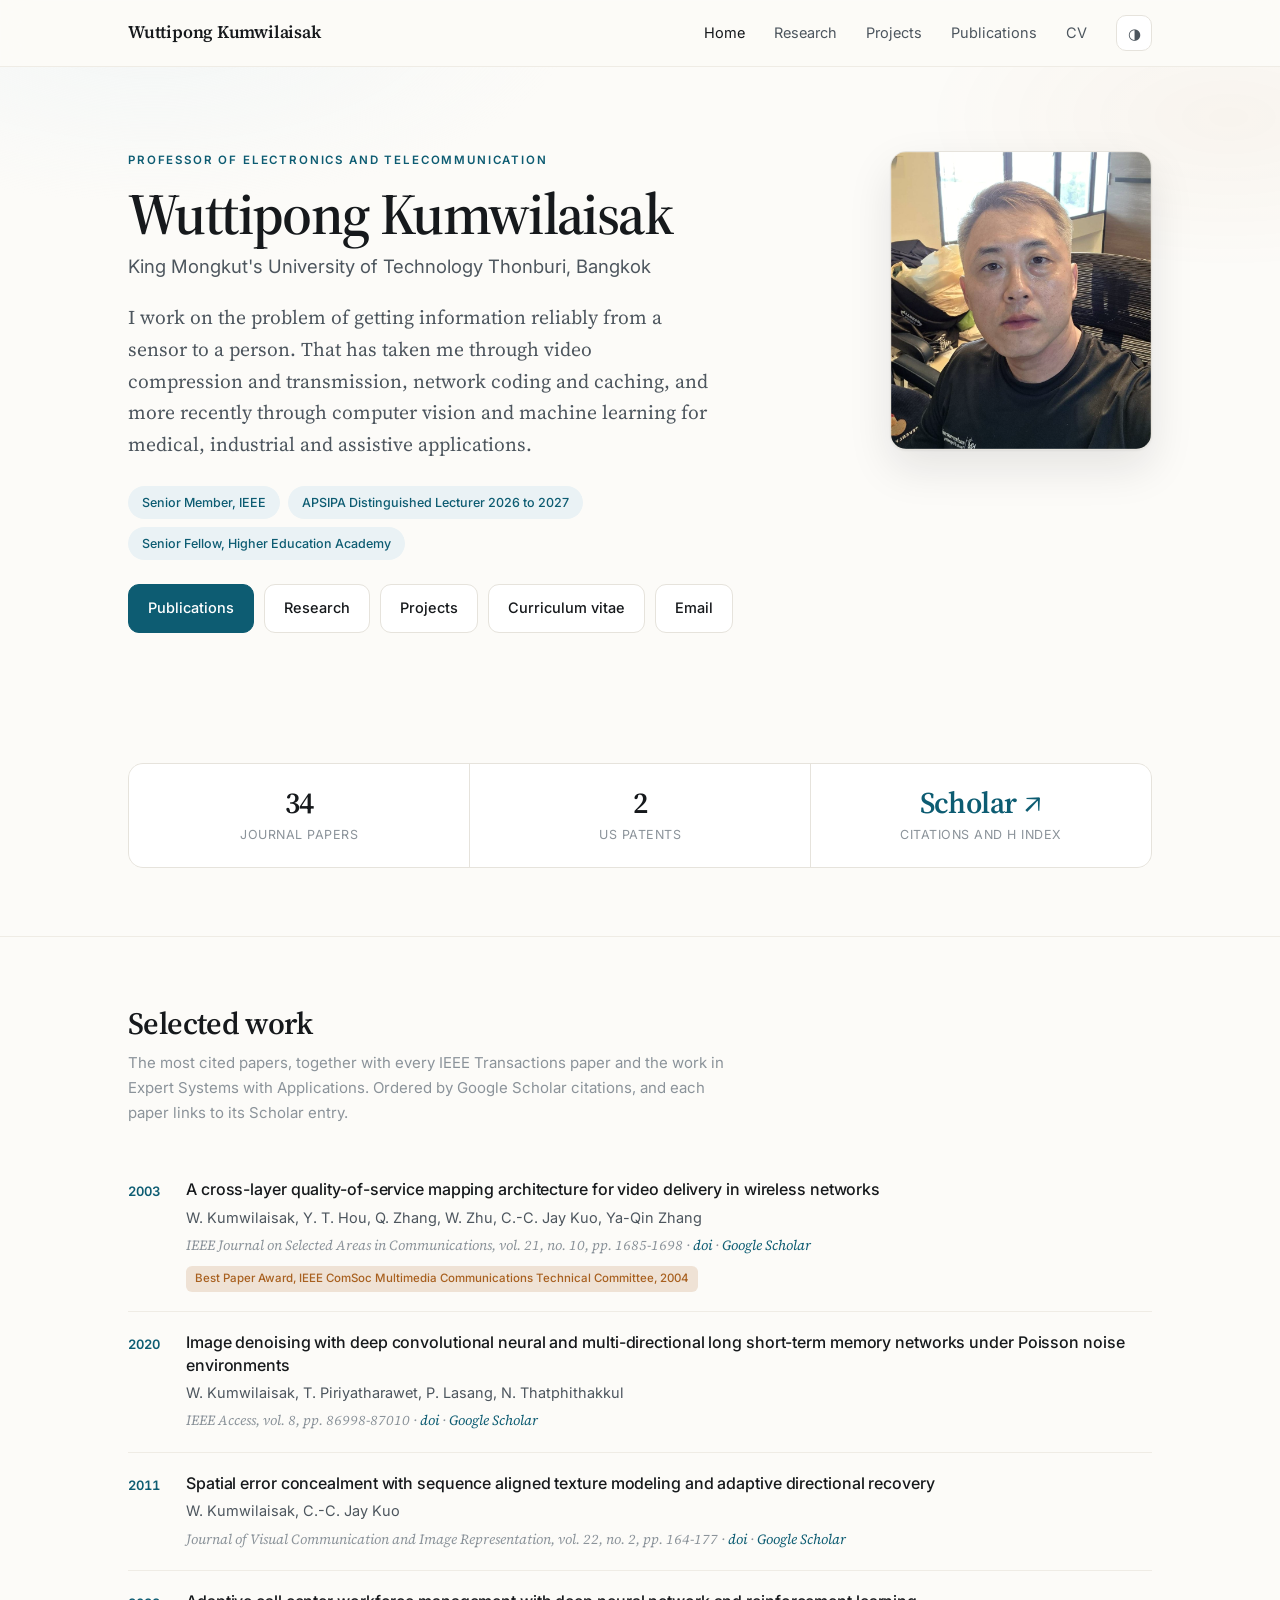
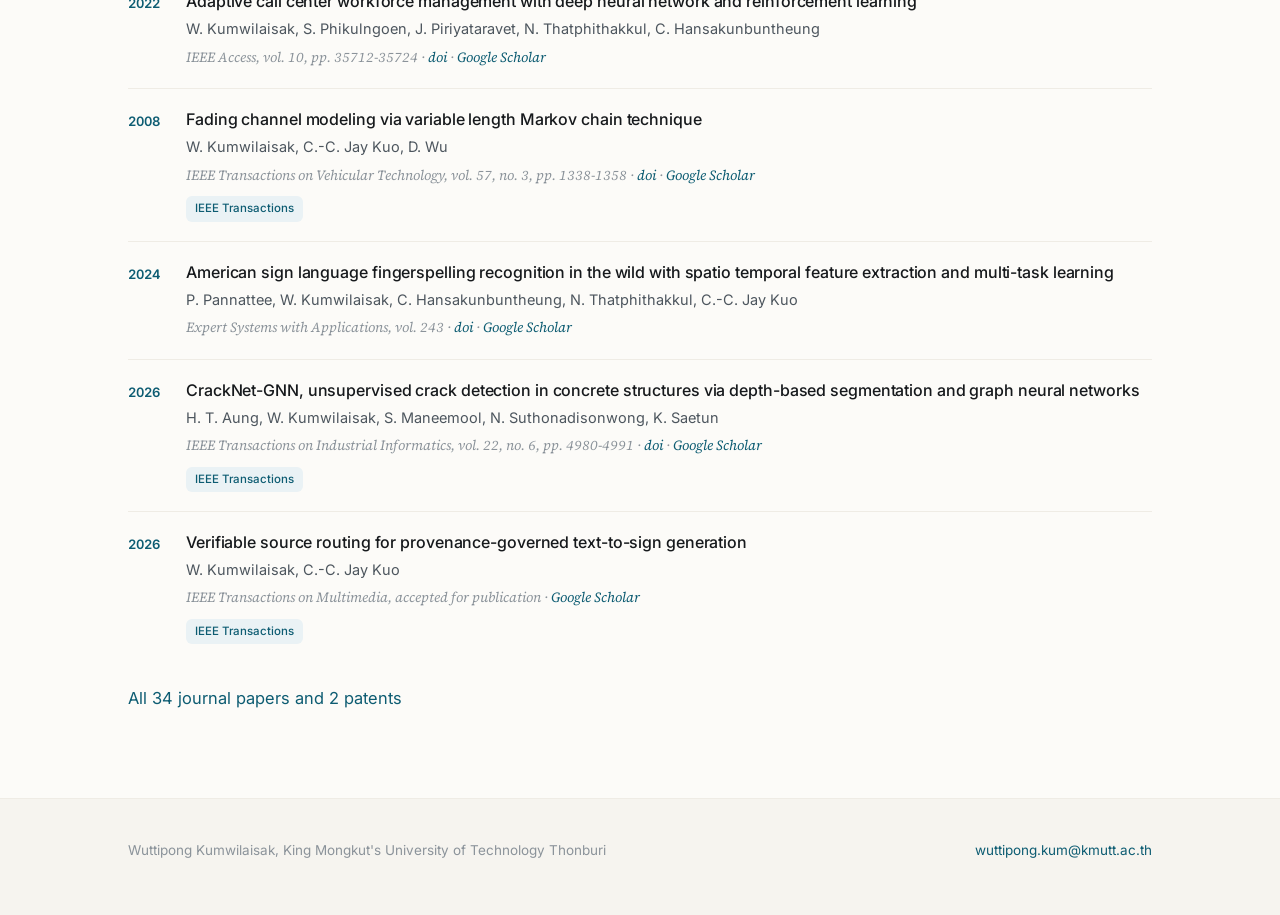
<file: index.html>
<!doctype html>
<html lang="en">
<head>
<meta charset="utf-8">
<meta name="viewport" content="width=device-width, initial-scale=1">
<meta name="author" content="Wuttipong Kumwilaisak">
<link rel="preconnect" href="https://fonts.googleapis.com">
<link rel="preconnect" href="https://fonts.gstatic.com" crossorigin>
<link href="https://fonts.googleapis.com/css2?family=Inter:wght@400;500;600&family=Source+Serif+4:opsz,wght@8..60,400;8..60,600&display=swap" rel="stylesheet">
<link rel="stylesheet" href="css/style.css">
<script src="js/site.js"></script>
<title>Wuttipong Kumwilaisak</title>
<!-- The same page lives on the laboratory site, which is the main copy. -->
<link rel="canonical" href="https://deeplearninglab.kmutt.ac.th/public/index.php/people/prof-dr-wuttipong-kumwilaisak">
<meta name="description" content="Wuttipong Kumwilaisak, Professor of Electronics and Telecommunication Engineering at King Mongkut's University of Technology Thonburi. Research on multimedia communication, computer vision and machine learning.">
</head>
<body>
<nav class="nav">
  <div class="wrap">
    <a class="brand" href="index.html">Wuttipong Kumwilaisak</a>
    <div class="menu">
      <a class="link" href="index.html">Home</a>
      <a class="link" href="research.html">Research</a>
      <a class="link" href="projects.html">Projects</a>
      <a class="link" href="publications.html">Publications</a>
      <a class="link" href="cv.html">CV</a>
    </div>
    <button class="iconbtn navtoggle" aria-label="Menu">&#9776;</button>
    <button class="iconbtn" onclick="toggleTheme()" aria-label="Switch theme">&#9681;</button>
  </div>
</nav>

<header class="hero">
  <div class="wrap hero-grid">
    <div>
      <div class="eyebrow">Professor of Electronics and Telecommunication</div>
      <h1>Wuttipong Kumwilaisak</h1>
      <p class="role">King Mongkut's University of Technology Thonburi, Bangkok</p>
      <p class="lede">I work on the problem of getting information reliably from a sensor to a person.
      That has taken me through video compression and transmission, network coding and caching, and
      more recently through computer vision and machine learning for medical, industrial and
      assistive applications.</p>
      <div class="pills">
        <span class="pill">Senior Member, IEEE</span>
        <span class="pill">APSIPA Distinguished Lecturer 2026 to 2027</span>
        <span class="pill">Senior Fellow, Higher Education Academy</span>
      </div>
      <div class="cta">
        <a class="btn primary" href="publications.html">Publications</a>
        <a class="btn" href="research.html">Research</a>
        <a class="btn" href="projects.html">Projects</a>
        <a class="btn" href="cv.html">Curriculum vitae</a>
        <a class="btn" href="mailto:wuttipong.kum@kmutt.ac.th">Email</a>
      </div>
    </div>
    <div class="portrait"><img src="assets/portrait.jpg" alt="Wuttipong Kumwilaisak"></div>
  </div>
</header>

<section>
  <div class="wrap">
    <div class="stats three reveal">
      <div class="stat"><div class="v">34</div><div class="l">Journal papers</div></div>
      <div class="stat"><div class="v">2</div><div class="l">US patents</div></div>
      <a class="stat" href="https://scholar.google.com/citations?user=QSeweikAAAAJ&amp;hl=en" target="_blank" rel="noopener"><div class="v">Scholar &#8599;</div><div class="l">Citations and h index</div></a>
    </div>
  </div>
</section>

<section>
  <div class="wrap">
    <div class="sechead reveal">
      <h2>Selected work</h2>
      <p class="sub">The most cited papers, together with every IEEE Transactions paper and the
      work in Expert Systems with Applications. Ordered by Google Scholar citations, and each
      paper links to its Scholar entry.</p>
    </div>
    <div id="selected"></div>
    <p style="margin-top:22px"><a href="publications.html">All 34 journal papers and 2 patents</a></p>
  </div>
</section>

<footer>
  <div class="wrap">
    <span>Wuttipong Kumwilaisak, King Mongkut's University of Technology Thonburi</span>
    <span><a href="mailto:wuttipong.kum@kmutt.ac.th">wuttipong.kum@kmutt.ac.th</a></span>
  </div>
</footer>
<script src="js/pubs.js"></script>
<script>
// Chosen from the data rather than listed by hand, so adding a paper to js/pubs.js
// is enough for it to appear here when it qualifies.
//
// Three ways in. An IEEE Transactions paper, matched at the start of the venue so
// that the APSIPA, IEICE and ECTI Transactions are not caught by the word
// Transactions on its own. The paper in Expert Systems with Applications. Or a
// citation count at or above the threshold below.
const CITED_AT_LEAST = 25;
const KEEP = /^IEEE Transactions|^Expert Systems with Applications/;
const chosen = PUBS.filter(p => KEEP.test(p.v) || (p.c || 0) >= CITED_AT_LEAST)
                   .sort((a, b) => (b.c || 0) - (a.c || 0) || b.y - a.y);
document.getElementById("selected").innerHTML = chosen.map(p => {
  const tags = [];
  // The venue is named on the line above, but an IEEE Transactions paper is worth
  // flagging so it is visible when the list is scanned rather than read.
  if (/^IEEE Transactions/.test(p.v)) tags.push(`<span class="tag">IEEE Transactions</span>`);
  if (p.award) tags.push(`<span class="tag award">${p.award}</span>`);
  return `<div class="pub"><div class="n">${p.y}</div><div class="body">
    <p class="t">${p.t}</p><p class="a">${p.a}</p>
    <p class="v">${p.v}${p.doi ? ` &middot; <a href="https://doi.org/${p.doi}" target="_blank" rel="noopener">doi</a>` : ""} &middot; <a href="${scholarUrl(p)}" target="_blank" rel="noopener">Google Scholar</a></p>
    ${tags.length ? `<div class="tags">${tags.join("")}</div>` : ""}
  </div></div>`;
}).join("");
</script>
</body>
</html>
</file>
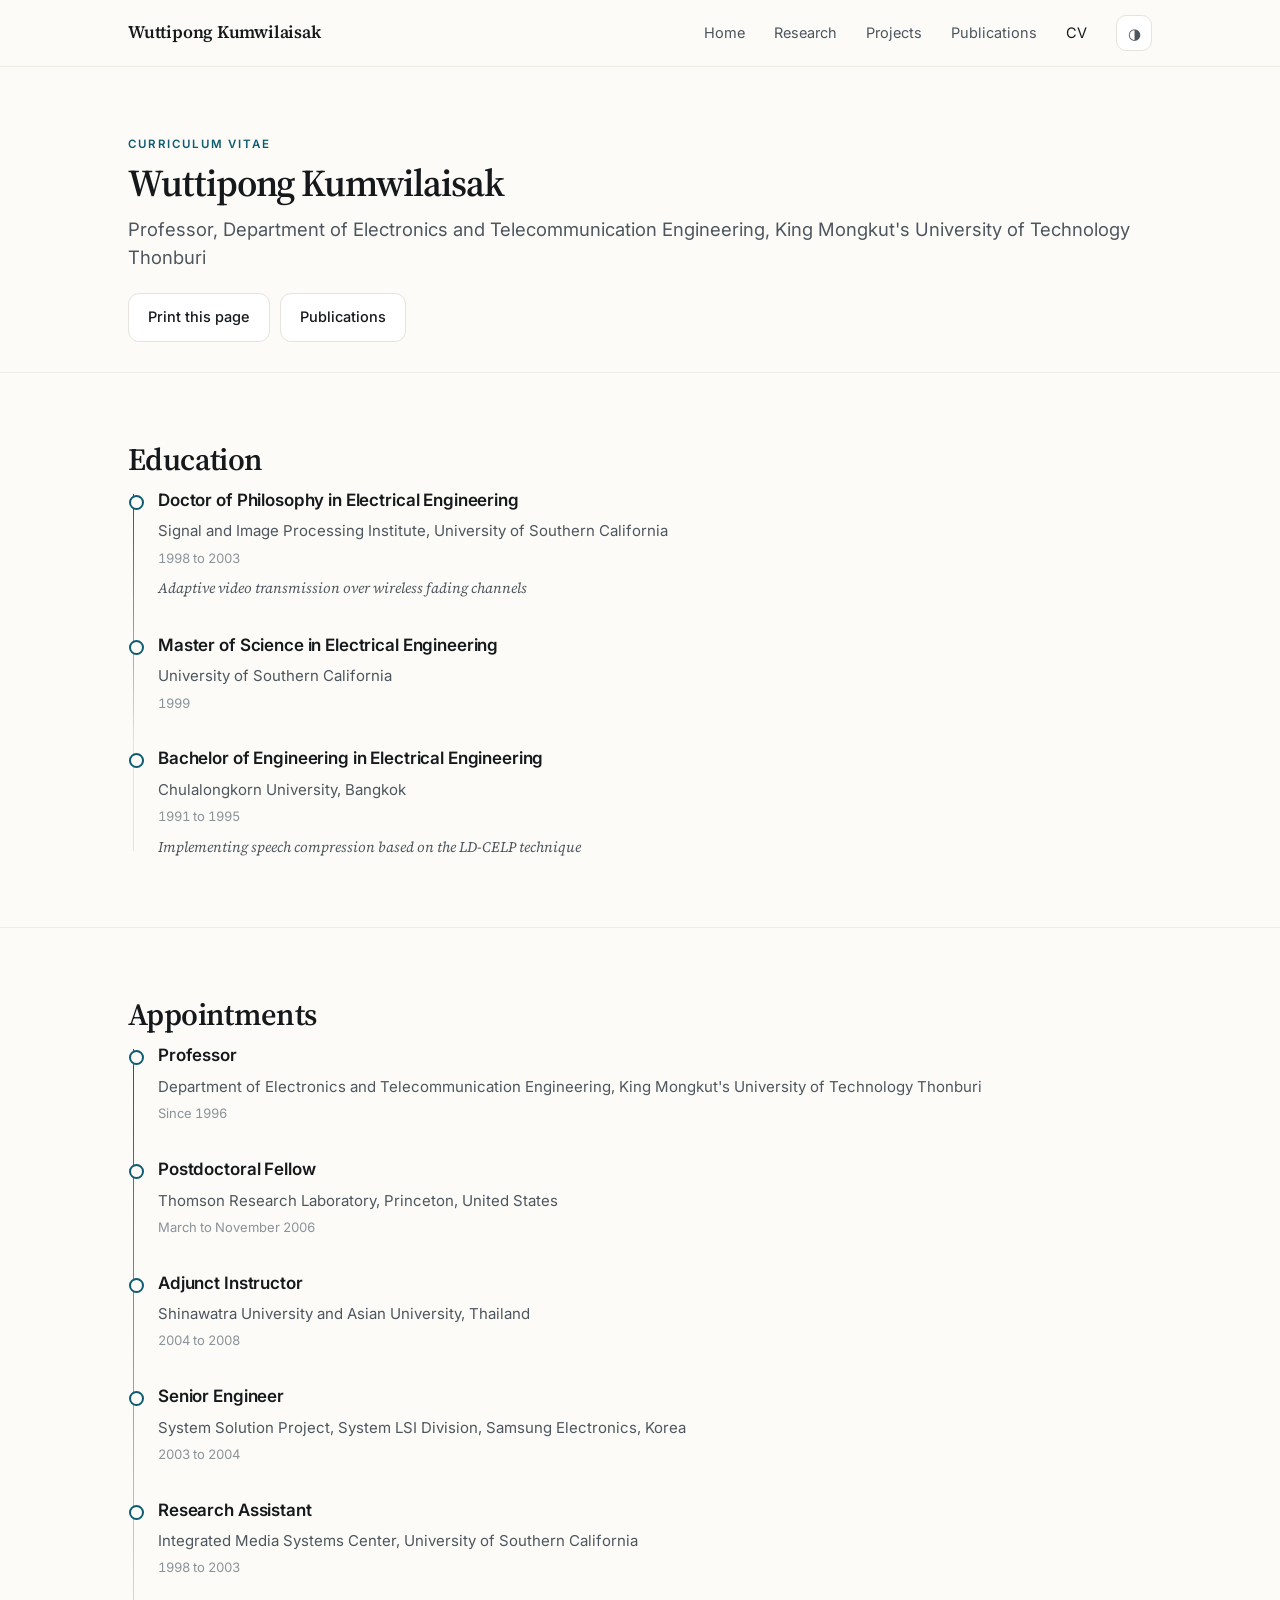
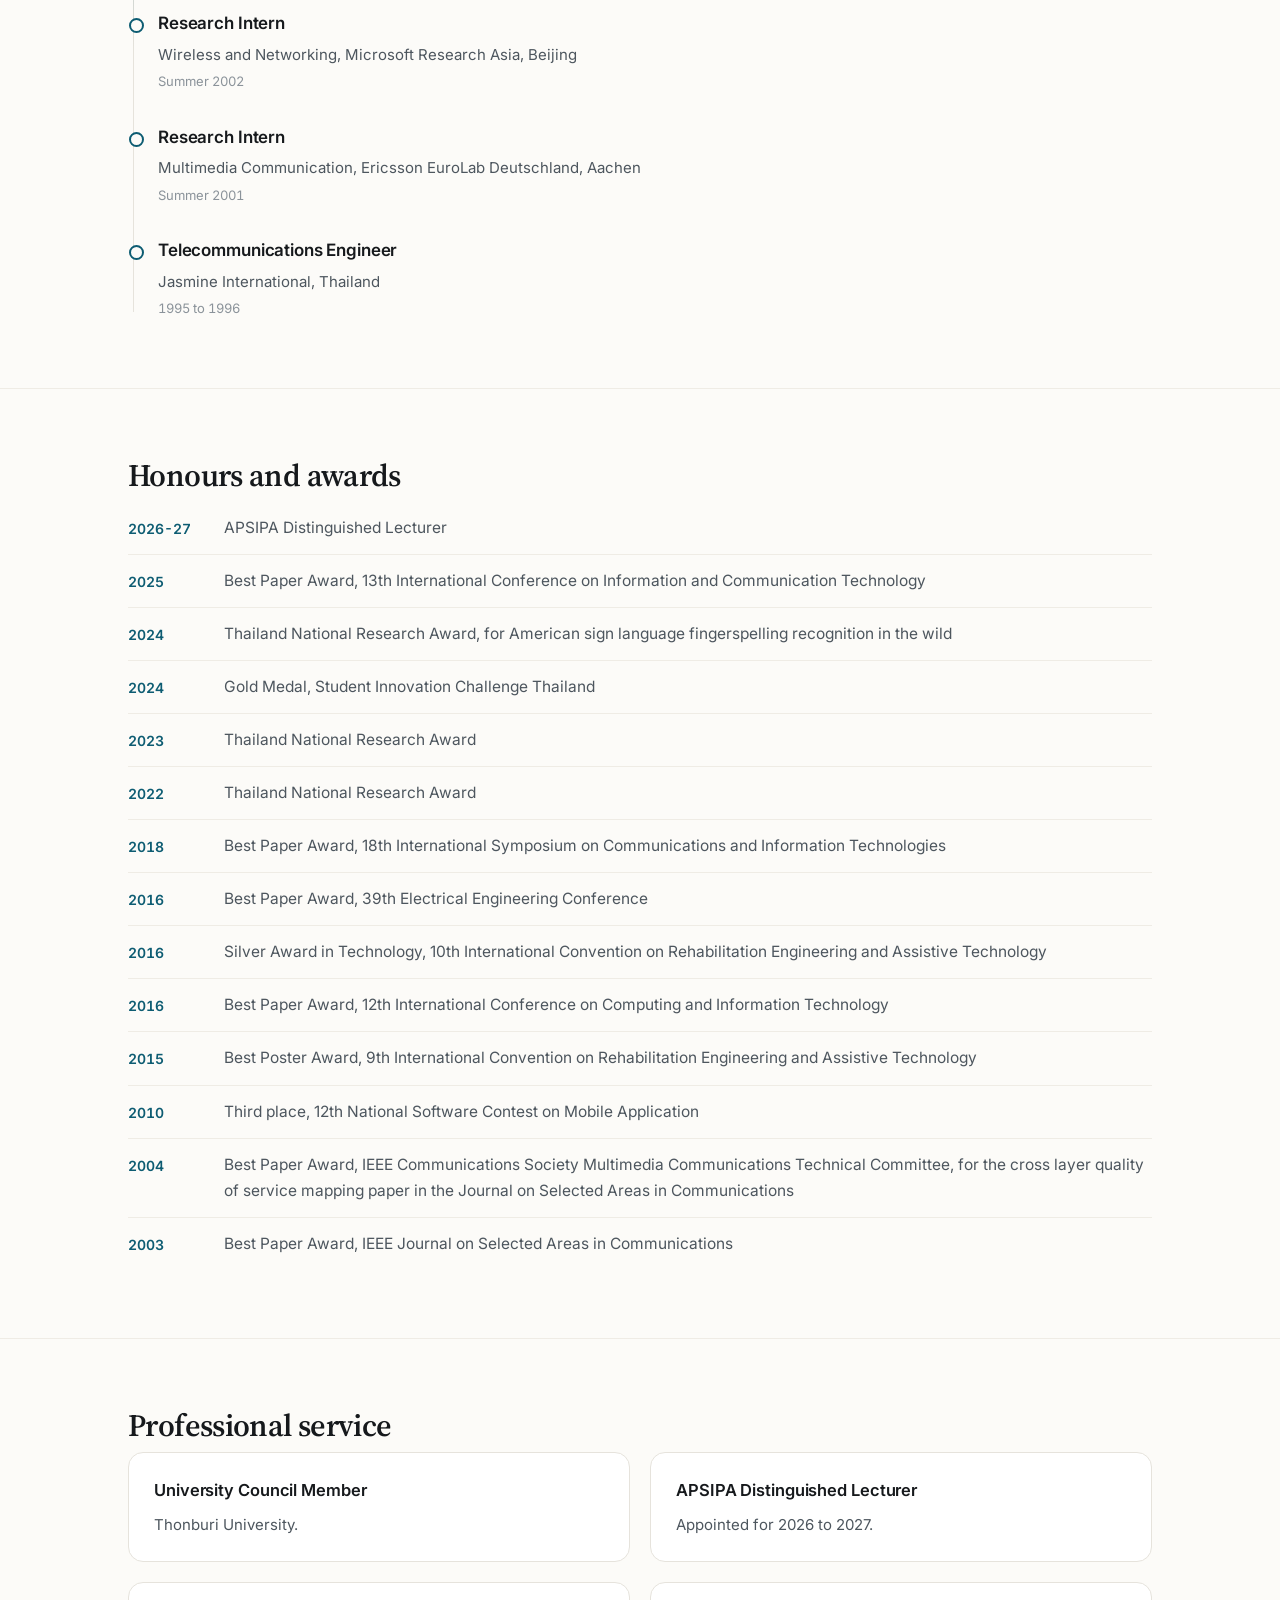
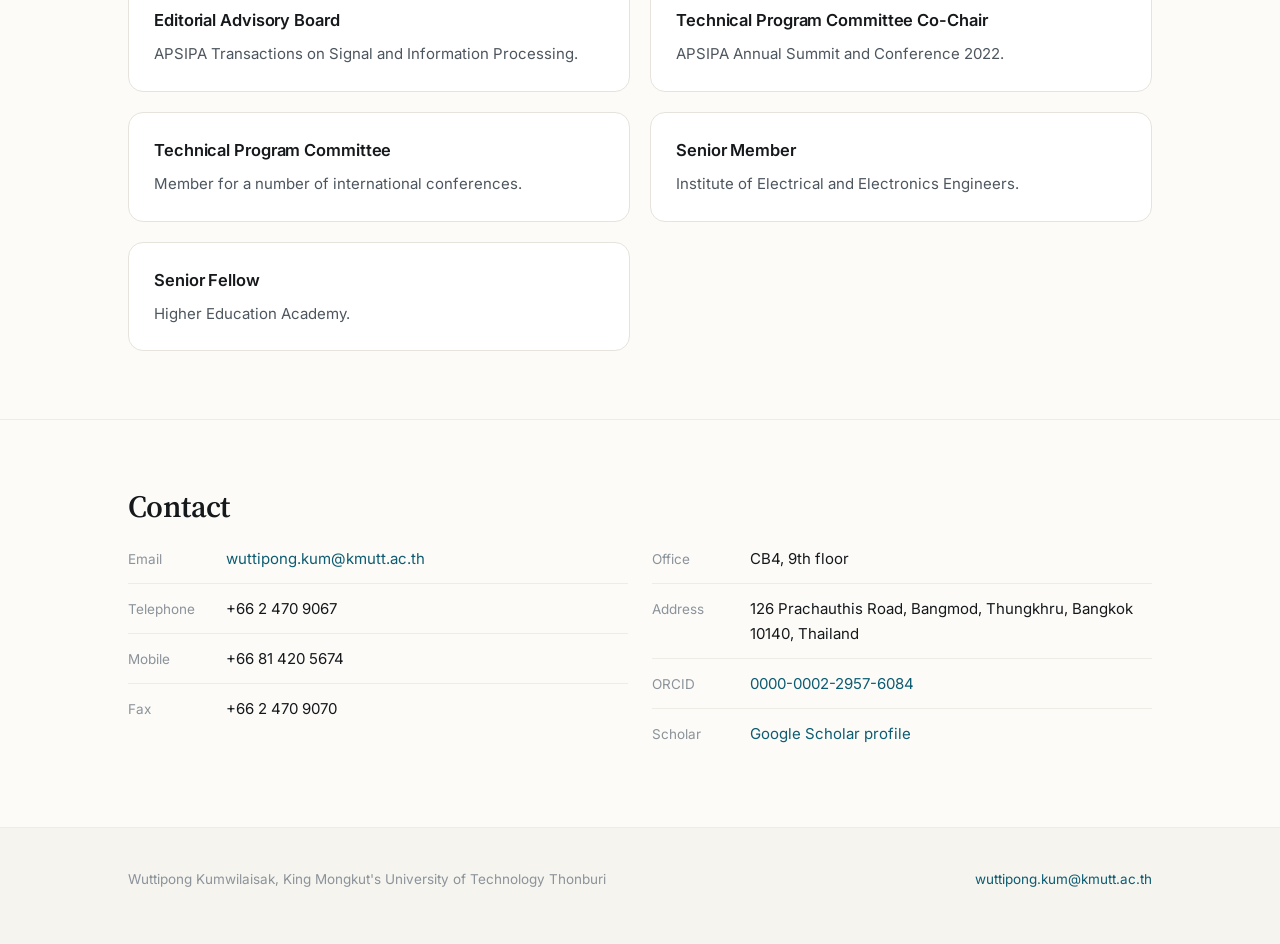
<file: cv.html>
<!doctype html>
<html lang="en">
<head>
<meta charset="utf-8">
<meta name="viewport" content="width=device-width, initial-scale=1">
<meta name="author" content="Wuttipong Kumwilaisak">
<link rel="preconnect" href="https://fonts.googleapis.com">
<link rel="preconnect" href="https://fonts.gstatic.com" crossorigin>
<link href="https://fonts.googleapis.com/css2?family=Inter:wght@400;500;600&family=Source+Serif+4:opsz,wght@8..60,400;8..60,600&display=swap" rel="stylesheet">
<link rel="stylesheet" href="css/style.css">
<script src="js/site.js"></script>
<title>Curriculum vitae | Wuttipong Kumwilaisak</title>
<!-- The same page lives on the laboratory site, which is the main copy. -->
<link rel="canonical" href="https://deeplearninglab.kmutt.ac.th/public/index.php/people/prof-dr-wuttipong-kumwilaisak/cv">
<meta name="description" content="Education, appointments, honours and professional service of Wuttipong Kumwilaisak.">
</head>
<body>
<nav class="nav">
  <div class="wrap">
    <a class="brand" href="index.html">Wuttipong Kumwilaisak</a>
    <div class="menu">
      <a class="link" href="index.html">Home</a>
      <a class="link" href="research.html">Research</a>
      <a class="link" href="projects.html">Projects</a>
      <a class="link" href="publications.html">Publications</a>
      <a class="link" href="cv.html">CV</a>
    </div>
    <button class="iconbtn navtoggle" aria-label="Menu">&#9776;</button>
    <button class="iconbtn" onclick="toggleTheme()" aria-label="Switch theme">&#9681;</button>
  </div>
</nav>

<section style="border-top:0;padding-bottom:30px">
  <div class="wrap">
    <div class="eyebrow">Curriculum vitae</div>
    <h1 style="font-size:38px;margin:10px 0 12px">Wuttipong Kumwilaisak</h1>
    <p class="role">Professor, Department of Electronics and Telecommunication Engineering,
    King Mongkut's University of Technology Thonburi</p>
    <div class="cta"><a class="btn" href="javascript:window.print()">Print this page</a>
      <a class="btn" href="publications.html">Publications</a></div>
  </div>
</section>

<section>
  <div class="wrap">
    <h2>Education</h2>
    <div class="tl">
      <div class="tl-item reveal"><h3>Doctor of Philosophy in Electrical Engineering</h3>
        <div class="where">Signal and Image Processing Institute, University of Southern California</div>
        <div class="when">1998 to 2003</div>
        <div class="note">Adaptive video transmission over wireless fading channels</div></div>
      <div class="tl-item reveal"><h3>Master of Science in Electrical Engineering</h3>
        <div class="where">University of Southern California</div><div class="when">1999</div></div>
      <div class="tl-item reveal"><h3>Bachelor of Engineering in Electrical Engineering</h3>
        <div class="where">Chulalongkorn University, Bangkok</div><div class="when">1991 to 1995</div>
        <div class="note">Implementing speech compression based on the LD-CELP technique</div></div>
    </div>
  </div>
</section>

<section>
  <div class="wrap">
    <h2>Appointments</h2>
    <div class="tl">
      <div class="tl-item reveal"><h3>Professor</h3>
        <div class="where">Department of Electronics and Telecommunication Engineering, King Mongkut's University of Technology Thonburi</div>
        <div class="when">Since 1996</div></div>
      <div class="tl-item reveal"><h3>Postdoctoral Fellow</h3>
        <div class="where">Thomson Research Laboratory, Princeton, United States</div>
        <div class="when">March to November 2006</div></div>
      <div class="tl-item reveal"><h3>Adjunct Instructor</h3>
        <div class="where">Shinawatra University and Asian University, Thailand</div>
        <div class="when">2004 to 2008</div></div>
      <div class="tl-item reveal"><h3>Senior Engineer</h3>
        <div class="where">System Solution Project, System LSI Division, Samsung Electronics, Korea</div>
        <div class="when">2003 to 2004</div></div>
      <div class="tl-item reveal"><h3>Research Assistant</h3>
        <div class="where">Integrated Media Systems Center, University of Southern California</div>
        <div class="when">1998 to 2003</div></div>
      <div class="tl-item reveal"><h3>Research Intern</h3>
        <div class="where">Wireless and Networking, Microsoft Research Asia, Beijing</div>
        <div class="when">Summer 2002</div></div>
      <div class="tl-item reveal"><h3>Research Intern</h3>
        <div class="where">Multimedia Communication, Ericsson EuroLab Deutschland, Aachen</div>
        <div class="when">Summer 2001</div></div>
      <div class="tl-item reveal"><h3>Telecommunications Engineer</h3>
        <div class="where">Jasmine International, Thailand</div><div class="when">1995 to 1996</div></div>
    </div>
  </div>
</section>

<section>
  <div class="wrap">
    <h2>Honours and awards</h2>
    <ul class="awards">
      <li><span class="yr">2026-27</span><span class="what">APSIPA Distinguished Lecturer</span></li>
      <li><span class="yr">2025</span><span class="what">Best Paper Award, 13th International Conference on Information and Communication Technology</span></li>
      <li><span class="yr">2024</span><span class="what">Thailand National Research Award, for American sign language fingerspelling recognition in the wild</span></li>
      <li><span class="yr">2024</span><span class="what">Gold Medal, Student Innovation Challenge Thailand</span></li>
      <li><span class="yr">2023</span><span class="what">Thailand National Research Award</span></li>
      <li><span class="yr">2022</span><span class="what">Thailand National Research Award</span></li>
      <li><span class="yr">2018</span><span class="what">Best Paper Award, 18th International Symposium on Communications and Information Technologies</span></li>
      <li><span class="yr">2016</span><span class="what">Best Paper Award, 39th Electrical Engineering Conference</span></li>
      <li><span class="yr">2016</span><span class="what">Silver Award in Technology, 10th International Convention on Rehabilitation Engineering and Assistive Technology</span></li>
      <li><span class="yr">2016</span><span class="what">Best Paper Award, 12th International Conference on Computing and Information Technology</span></li>
      <li><span class="yr">2015</span><span class="what">Best Poster Award, 9th International Convention on Rehabilitation Engineering and Assistive Technology</span></li>
      <li><span class="yr">2010</span><span class="what">Third place, 12th National Software Contest on Mobile Application</span></li>
      <li><span class="yr">2004</span><span class="what">Best Paper Award, IEEE Communications Society Multimedia Communications Technical Committee, for the cross layer quality of service mapping paper in the Journal on Selected Areas in Communications</span></li>
      <li><span class="yr">2003</span><span class="what">Best Paper Award, IEEE Journal on Selected Areas in Communications</span></li>
    </ul>
  </div>
</section>

<section>
  <div class="wrap">
    <h2>Professional service</h2>
    <div class="grid2">
      <div class="card reveal"><h3>University Council Member</h3><p>Thonburi University.</p></div>
      <div class="card reveal"><h3>APSIPA Distinguished Lecturer</h3><p>Appointed for 2026 to 2027.</p></div>
      <div class="card reveal"><h3>Editorial Advisory Board</h3><p>APSIPA Transactions on Signal and Information Processing.</p></div>
      <div class="card reveal"><h3>Technical Program Committee Co-Chair</h3><p>APSIPA Annual Summit and Conference 2022.</p></div>
      <div class="card reveal"><h3>Technical Program Committee</h3><p>Member for a number of international conferences.</p></div>
      <div class="card reveal"><h3>Senior Member</h3><p>Institute of Electrical and Electronics Engineers.</p></div>
      <div class="card reveal"><h3>Senior Fellow</h3><p>Higher Education Academy.</p></div>
    </div>
  </div>
</section>

<section>
  <div class="wrap">
    <h2>Contact</h2>
    <div class="contact-grid">
      <div>
        <div class="kv"><span class="k">Email</span><span class="v"><a href="mailto:wuttipong.kum@kmutt.ac.th">wuttipong.kum@kmutt.ac.th</a></span></div>
        <div class="kv"><span class="k">Telephone</span><span class="v">+66 2 470 9067</span></div>
        <div class="kv"><span class="k">Mobile</span><span class="v">+66 81 420 5674</span></div>
        <div class="kv"><span class="k">Fax</span><span class="v">+66 2 470 9070</span></div>
      </div>
      <div>
        <div class="kv"><span class="k">Office</span><span class="v">CB4, 9th floor</span></div>
        <div class="kv"><span class="k">Address</span><span class="v">126 Prachauthis Road, Bangmod, Thungkhru, Bangkok 10140, Thailand</span></div>
        <div class="kv"><span class="k">ORCID</span><span class="v"><a href="https://orcid.org/0000-0002-2957-6084" target="_blank" rel="noopener">0000-0002-2957-6084</a></span></div>
        <div class="kv"><span class="k">Scholar</span><span class="v"><a href="https://scholar.google.com/citations?user=QSeweikAAAAJ&amp;hl=en" target="_blank" rel="noopener">Google Scholar profile</a></span></div>
      </div>
    </div>
  </div>
</section>

<footer>
  <div class="wrap">
    <span>Wuttipong Kumwilaisak, King Mongkut's University of Technology Thonburi</span>
    <span><a href="mailto:wuttipong.kum@kmutt.ac.th">wuttipong.kum@kmutt.ac.th</a></span>
  </div>
</footer>

</body>
</html>
</file>
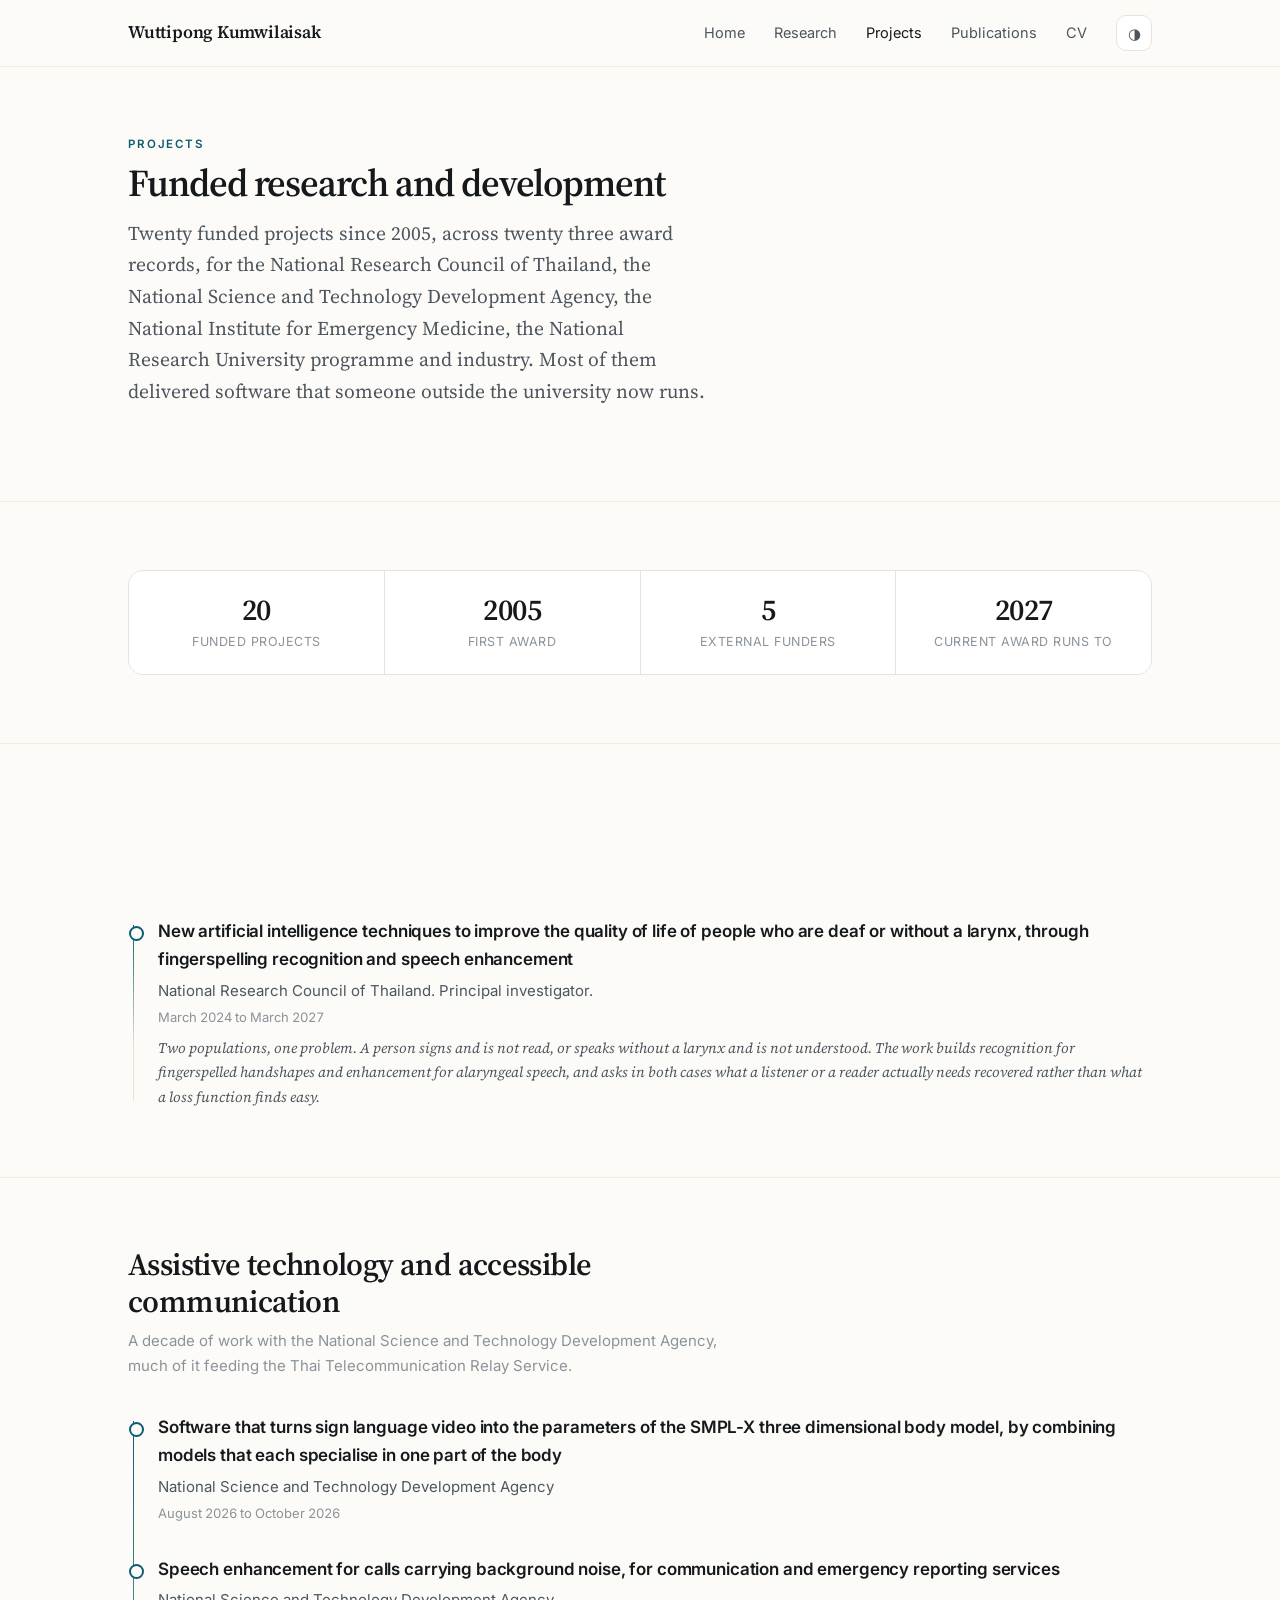
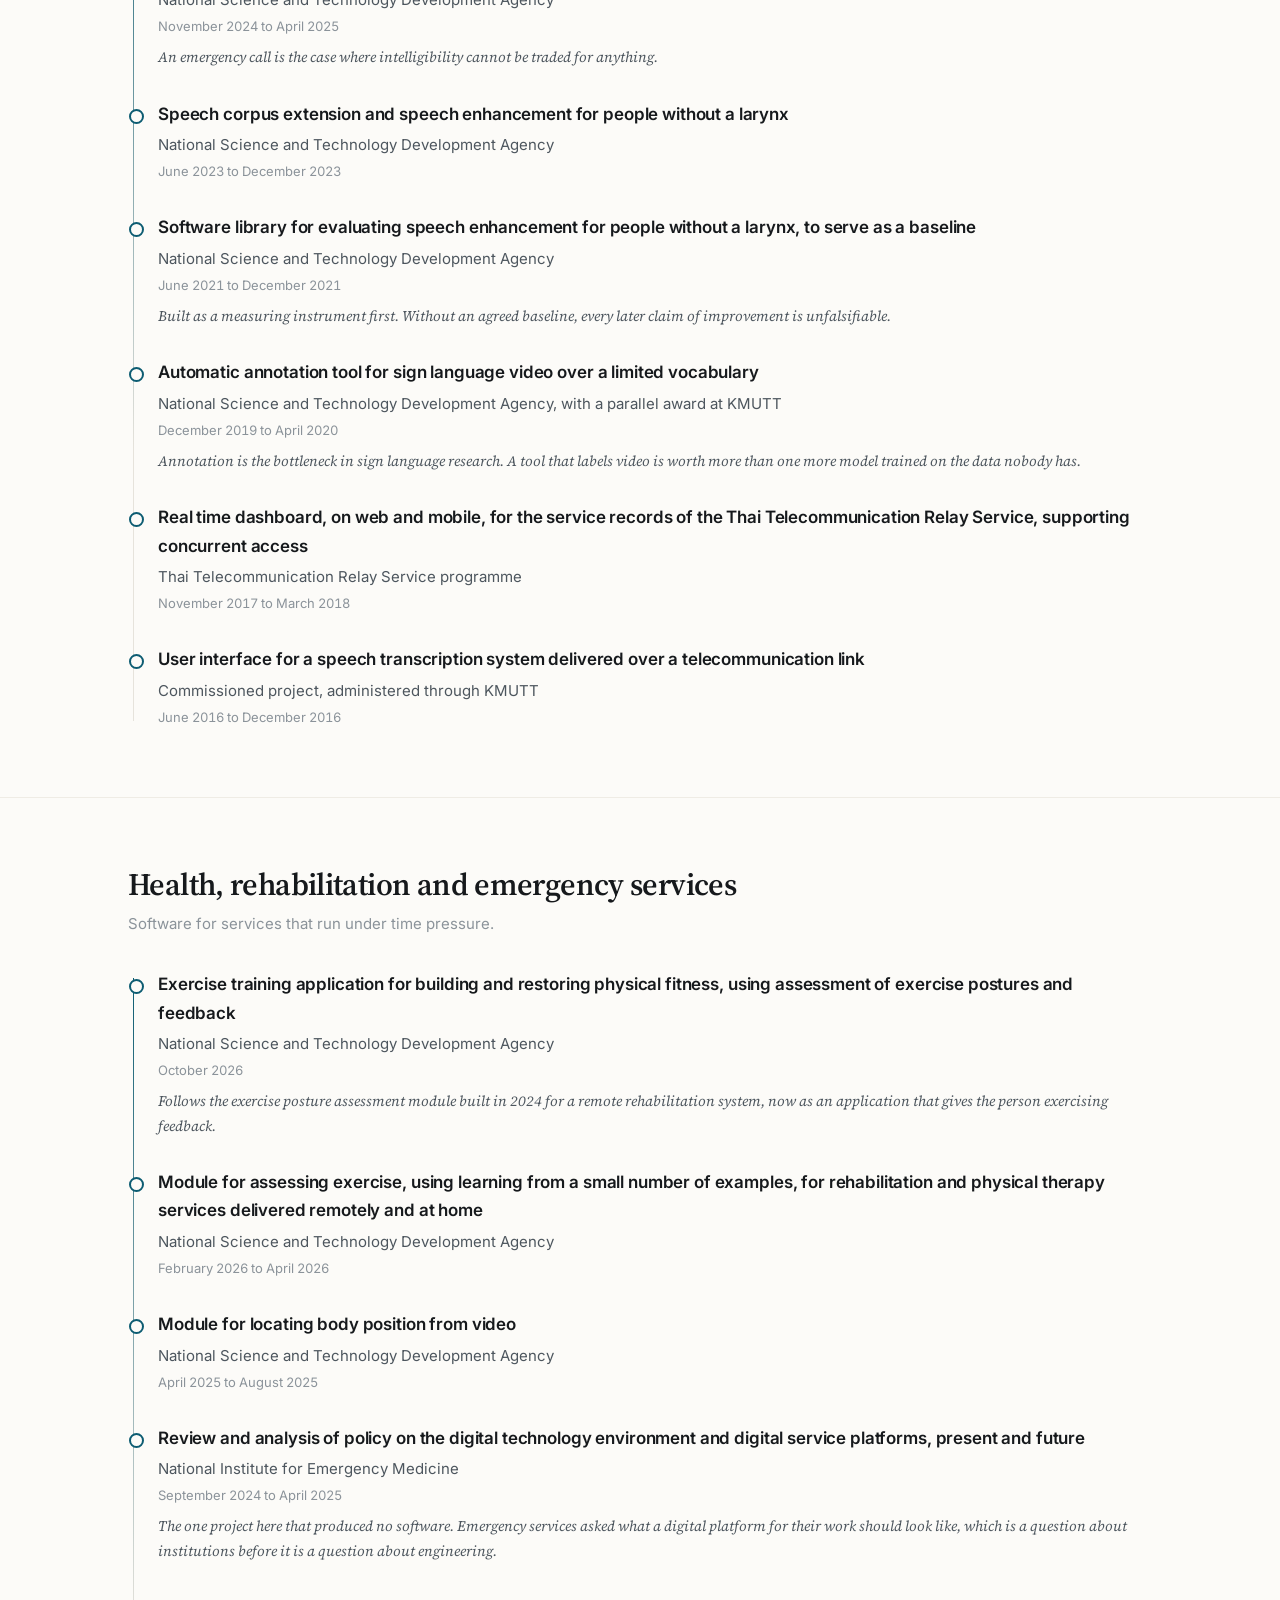
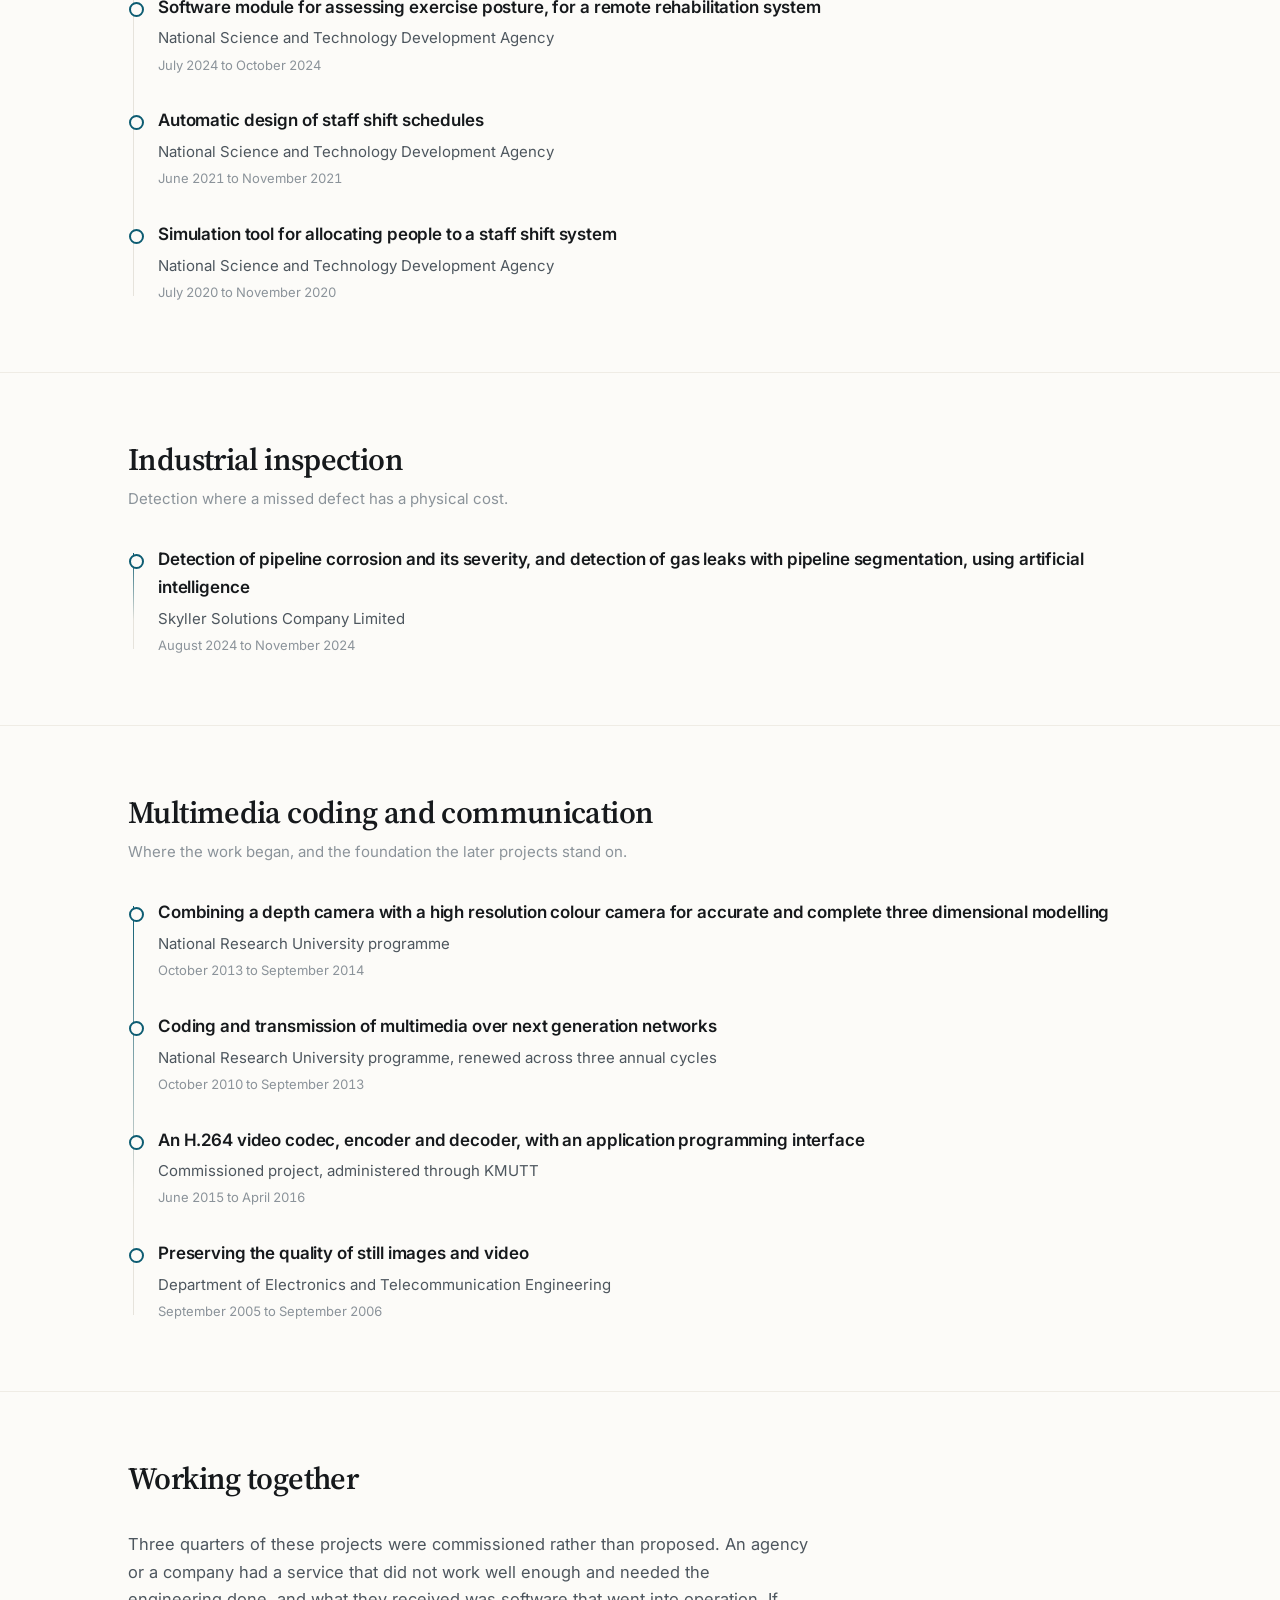
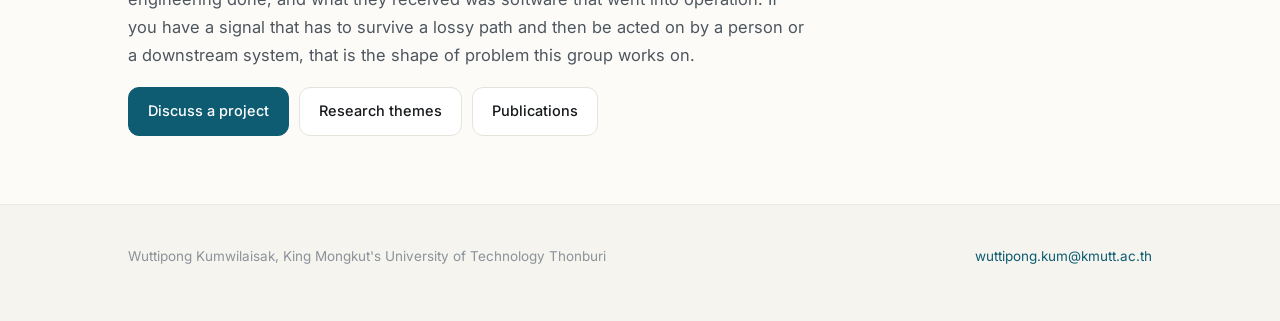
<file: projects.html>
<!doctype html>
<html lang="en">
<head>
<meta charset="utf-8">
<meta name="viewport" content="width=device-width, initial-scale=1">
<meta name="author" content="Wuttipong Kumwilaisak">
<link rel="preconnect" href="https://fonts.googleapis.com">
<link rel="preconnect" href="https://fonts.gstatic.com" crossorigin>
<link href="https://fonts.googleapis.com/css2?family=Inter:wght@400;500;600&family=Source+Serif+4:opsz,wght@8..60,400;8..60,600&display=swap" rel="stylesheet">
<link rel="stylesheet" href="css/style.css">
<script src="js/site.js"></script>
<title>Projects | Wuttipong Kumwilaisak</title>
<!-- The same page lives on the laboratory site, which is the main copy. -->
<link rel="canonical" href="https://deeplearninglab.kmutt.ac.th/public/index.php/projects">
<meta name="description" content="Funded research and development projects on assistive technology, speech and sign language, multimedia communication, and applied computer vision.">
</head>
<body>
<nav class="nav">
  <div class="wrap">
    <a class="brand" href="index.html">Wuttipong Kumwilaisak</a>
    <div class="menu">
      <a class="link" href="index.html">Home</a>
      <a class="link" href="research.html">Research</a>
      <a class="link" href="projects.html">Projects</a>
      <a class="link" href="publications.html">Publications</a>
      <a class="link" href="cv.html">CV</a>
    </div>
    <button class="iconbtn navtoggle" aria-label="Menu">&#9776;</button>
    <button class="iconbtn" onclick="toggleTheme()" aria-label="Switch theme">&#9681;</button>
  </div>
</nav>

<section style="border-top:0">
  <div class="wrap">
    <div class="eyebrow">Projects</div>
    <h1 style="font-size:38px;margin:10px 0 14px">Funded research and development</h1>
    <p class="lede">Twenty funded projects since 2005, across twenty three award records, for the
    National Research Council of Thailand, the National Science and Technology Development Agency,
    the National Institute for Emergency Medicine, the National Research University programme and
    industry. Most of them delivered software that someone outside the university now runs.</p>
  </div>
</section>

<section>
  <div class="wrap">
    <div class="stats reveal">
      <div class="stat"><div class="v">20</div><div class="l">Funded projects</div></div>
      <div class="stat"><div class="v">2005</div><div class="l">First award</div></div>
      <div class="stat"><div class="v">5</div><div class="l">External funders</div></div>
      <div class="stat"><div class="v">2027</div><div class="l">Current award runs to</div></div>
    </div>
  </div>
</section>

<section>
  <div class="wrap">
    <div class="sechead reveal">
      <h2>Current</h2>
      <p class="sub">Running now.</p>
    </div>
    <div class="tl">
      <div class="tl-item reveal">
        <h3>New artificial intelligence techniques to improve the quality of life of people who are
        deaf or without a larynx, through fingerspelling recognition and speech enhancement</h3>
        <div class="where">National Research Council of Thailand. Principal investigator.</div>
        <div class="when">March 2024 to March 2027</div>
        <div class="note">Two populations, one problem. A person signs and is not read, or speaks
        without a larynx and is not understood. The work builds recognition for fingerspelled
        handshapes and enhancement for alaryngeal speech, and asks in both cases what a listener or
        a reader actually needs recovered rather than what a loss function finds easy.</div>
      </div>
    </div>
  </div>
</section>

<section>
  <div class="wrap">
    <div class="sechead reveal">
      <h2>Assistive technology and accessible communication</h2>
      <p class="sub">A decade of work with the National Science and Technology Development Agency,
      much of it feeding the Thai Telecommunication Relay Service.</p>
    </div>
    <div class="tl">
      <div class="tl-item reveal">
        <h3>Software that turns sign language video into the parameters of the SMPL-X three
        dimensional body model, by combining models that each specialise in one part of the body</h3>
        <div class="where">National Science and Technology Development Agency</div>
        <div class="when">August 2026 to October 2026</div>
      </div>
      <div class="tl-item reveal">
        <h3>Speech enhancement for calls carrying background noise, for communication and emergency
        reporting services</h3>
        <div class="where">National Science and Technology Development Agency</div>
        <div class="when">November 2024 to April 2025</div>
        <div class="note">An emergency call is the case where intelligibility cannot be traded for
        anything.</div>
      </div>
      <div class="tl-item reveal">
        <h3>Speech corpus extension and speech enhancement for people without a larynx</h3>
        <div class="where">National Science and Technology Development Agency</div>
        <div class="when">June 2023 to December 2023</div>
      </div>
      <div class="tl-item reveal">
        <h3>Software library for evaluating speech enhancement for people without a larynx, to serve
        as a baseline</h3>
        <div class="where">National Science and Technology Development Agency</div>
        <div class="when">June 2021 to December 2021</div>
        <div class="note">Built as a measuring instrument first. Without an agreed baseline, every
        later claim of improvement is unfalsifiable.</div>
      </div>
      <div class="tl-item reveal">
        <h3>Automatic annotation tool for sign language video over a limited vocabulary</h3>
        <div class="where">National Science and Technology Development Agency, with a parallel
        award at KMUTT</div>
        <div class="when">December 2019 to April 2020</div>
        <div class="note">Annotation is the bottleneck in sign language research. A tool that
        labels video is worth more than one more model trained on the data nobody has.</div>
      </div>
      <div class="tl-item reveal">
        <h3>Real time dashboard, on web and mobile, for the service records of the Thai
        Telecommunication Relay Service, supporting concurrent access</h3>
        <div class="where">Thai Telecommunication Relay Service programme</div>
        <div class="when">November 2017 to March 2018</div>
      </div>
      <div class="tl-item reveal">
        <h3>User interface for a speech transcription system delivered over a telecommunication
        link</h3>
        <div class="where">Commissioned project, administered through KMUTT</div>
        <div class="when">June 2016 to December 2016</div>
      </div>
    </div>
  </div>
</section>

<section>
  <div class="wrap">
    <div class="sechead reveal">
      <h2>Health, rehabilitation and emergency services</h2>
      <p class="sub">Software for services that run under time pressure.</p>
    </div>
    <div class="tl">
      <div class="tl-item reveal">
        <h3>Exercise training application for building and restoring physical fitness, using
        assessment of exercise postures and feedback</h3>
        <div class="where">National Science and Technology Development Agency</div>
        <div class="when">October 2026</div>
        <div class="note">Follows the exercise posture assessment module built in 2024 for a remote
        rehabilitation system, now as an application that gives the person exercising feedback.</div>
      </div>
      <div class="tl-item reveal">
        <h3>Module for assessing exercise, using learning from a small number of examples, for
        rehabilitation and physical therapy services delivered remotely and at home</h3>
        <div class="where">National Science and Technology Development Agency</div>
        <div class="when">February 2026 to April 2026</div>
      </div>
      <div class="tl-item reveal">
        <h3>Module for locating body position from video</h3>
        <div class="where">National Science and Technology Development Agency</div>
        <div class="when">April 2025 to August 2025</div>
      </div>
      <div class="tl-item reveal">
        <h3>Review and analysis of policy on the digital technology environment and digital service
        platforms, present and future</h3>
        <div class="where">National Institute for Emergency Medicine</div>
        <div class="when">September 2024 to April 2025</div>
        <div class="note">The one project here that produced no software. Emergency services asked
        what a digital platform for their work should look like, which is a question about
        institutions before it is a question about engineering.</div>
      </div>
      <div class="tl-item reveal">
        <h3>Software module for assessing exercise posture, for a remote rehabilitation system</h3>
        <div class="where">National Science and Technology Development Agency</div>
        <div class="when">July 2024 to October 2024</div>
      </div>
      <div class="tl-item reveal">
        <h3>Automatic design of staff shift schedules</h3>
        <div class="where">National Science and Technology Development Agency</div>
        <div class="when">June 2021 to November 2021</div>
      </div>
      <div class="tl-item reveal">
        <h3>Simulation tool for allocating people to a staff shift system</h3>
        <div class="where">National Science and Technology Development Agency</div>
        <div class="when">July 2020 to November 2020</div>
      </div>
    </div>
  </div>
</section>

<section>
  <div class="wrap">
    <div class="sechead reveal">
      <h2>Industrial inspection</h2>
      <p class="sub">Detection where a missed defect has a physical cost.</p>
    </div>
    <div class="tl">
      <div class="tl-item reveal">
        <h3>Detection of pipeline corrosion and its severity, and detection of gas leaks with
        pipeline segmentation, using artificial intelligence</h3>
        <div class="where">Skyller Solutions Company Limited</div>
        <div class="when">August 2024 to November 2024</div>
      </div>
    </div>
  </div>
</section>

<section>
  <div class="wrap">
    <div class="sechead reveal">
      <h2>Multimedia coding and communication</h2>
      <p class="sub">Where the work began, and the foundation the later projects stand on.</p>
    </div>
    <div class="tl">
      <div class="tl-item reveal">
        <h3>Combining a depth camera with a high resolution colour camera for accurate and complete
        three dimensional modelling</h3>
        <div class="where">National Research University programme</div>
        <div class="when">October 2013 to September 2014</div>
      </div>
      <div class="tl-item reveal">
        <h3>Coding and transmission of multimedia over next generation networks</h3>
        <div class="where">National Research University programme, renewed across three annual
        cycles</div>
        <div class="when">October 2010 to September 2013</div>
      </div>
      <div class="tl-item reveal">
        <h3>An H.264 video codec, encoder and decoder, with an application programming interface</h3>
        <div class="where">Commissioned project, administered through KMUTT</div>
        <div class="when">June 2015 to April 2016</div>
      </div>
      <div class="tl-item reveal">
        <h3>Preserving the quality of still images and video</h3>
        <div class="where">Department of Electronics and Telecommunication Engineering</div>
        <div class="when">September 2005 to September 2006</div>
      </div>
    </div>
  </div>
</section>

<section>
  <div class="wrap">
    <div class="sechead reveal">
      <h2>Working together</h2>
    </div>
    <p class="prose">Three quarters of these projects were commissioned rather than proposed. An
    agency or a company had a service that did not work well enough and needed the engineering
    done, and what they received was software that went into operation. If you have a signal that
    has to survive a lossy path and then be acted on by a person or a downstream system, that is
    the shape of problem this group works on.</p>
    <div class="cta" style="margin-top:18px">
      <a class="btn primary" href="mailto:wuttipong.kum@kmutt.ac.th">Discuss a project</a>
      <a class="btn" href="research.html">Research themes</a>
      <a class="btn" href="publications.html">Publications</a>
    </div>
  </div>
</section>

<footer>
  <div class="wrap">
    <span>Wuttipong Kumwilaisak, King Mongkut's University of Technology Thonburi</span>
    <span><a href="mailto:wuttipong.kum@kmutt.ac.th">wuttipong.kum@kmutt.ac.th</a></span>
  </div>
</footer>

</body>
</html>
</file>
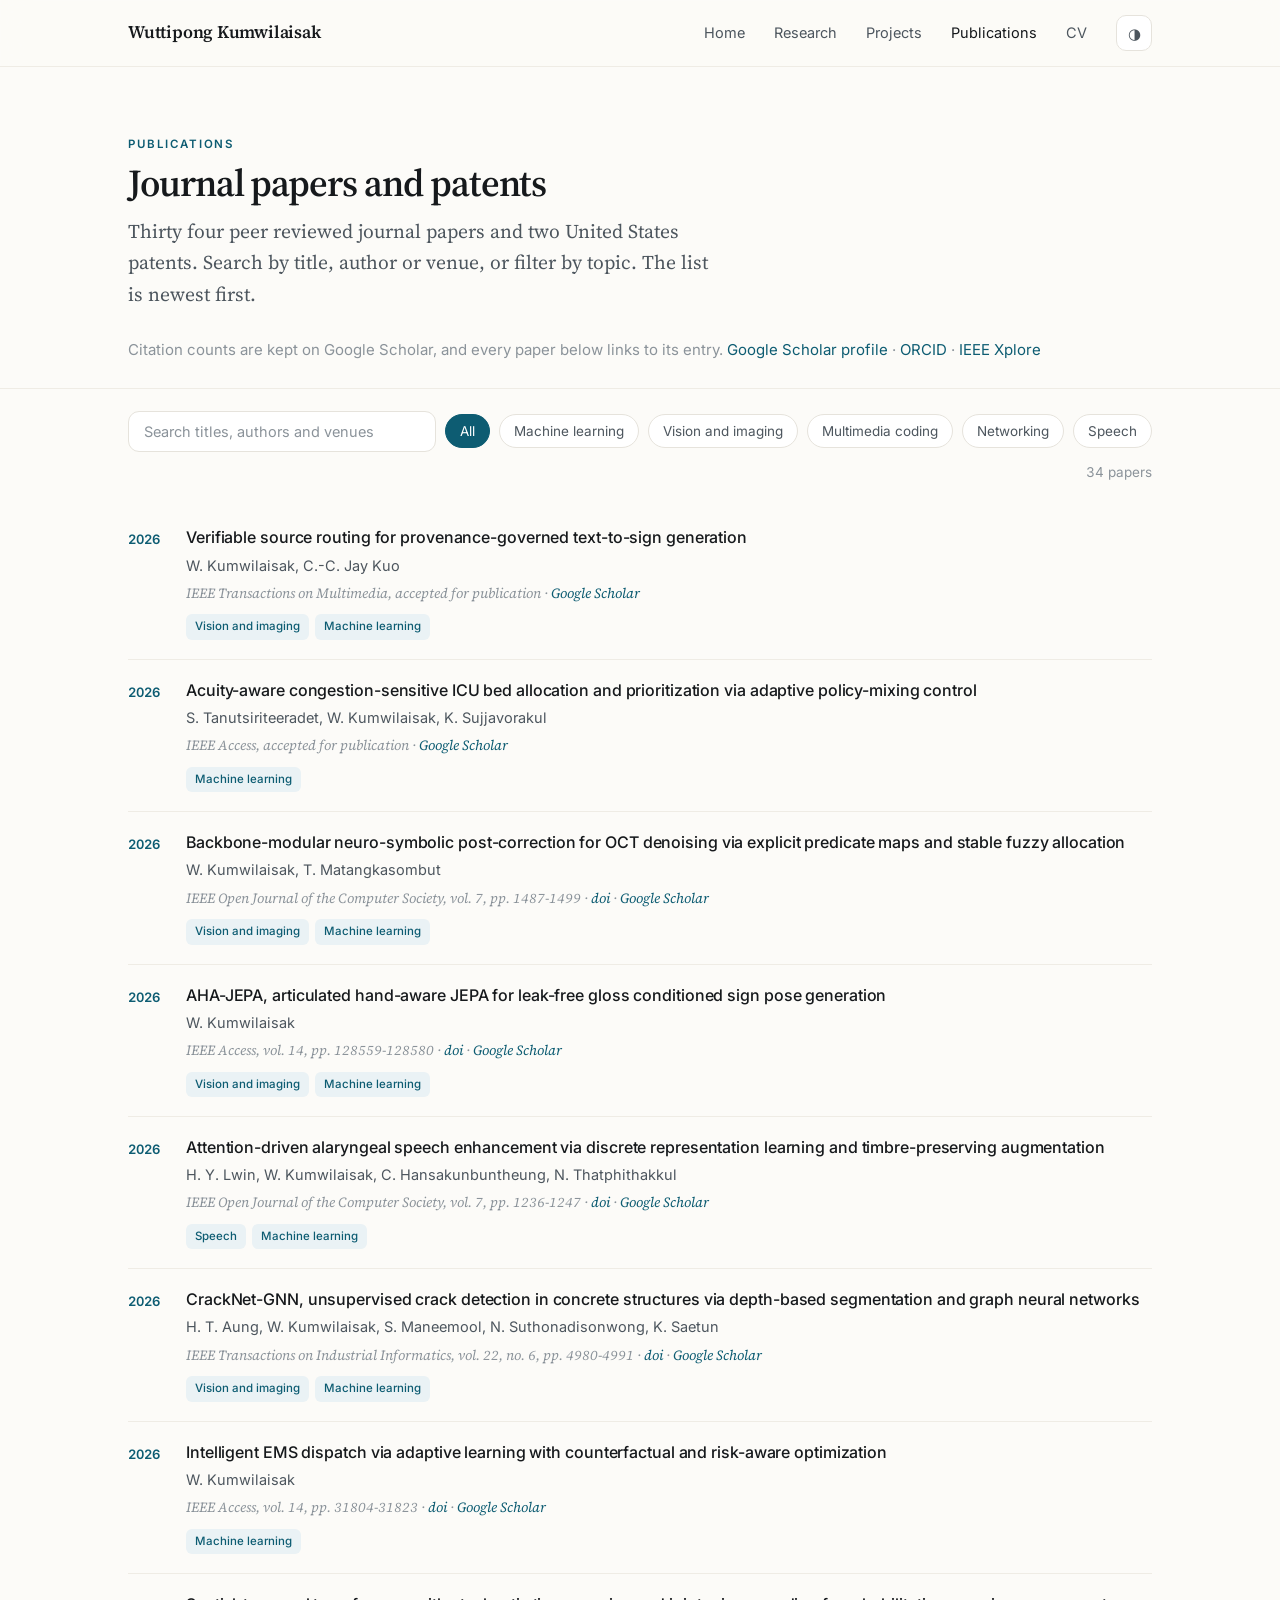
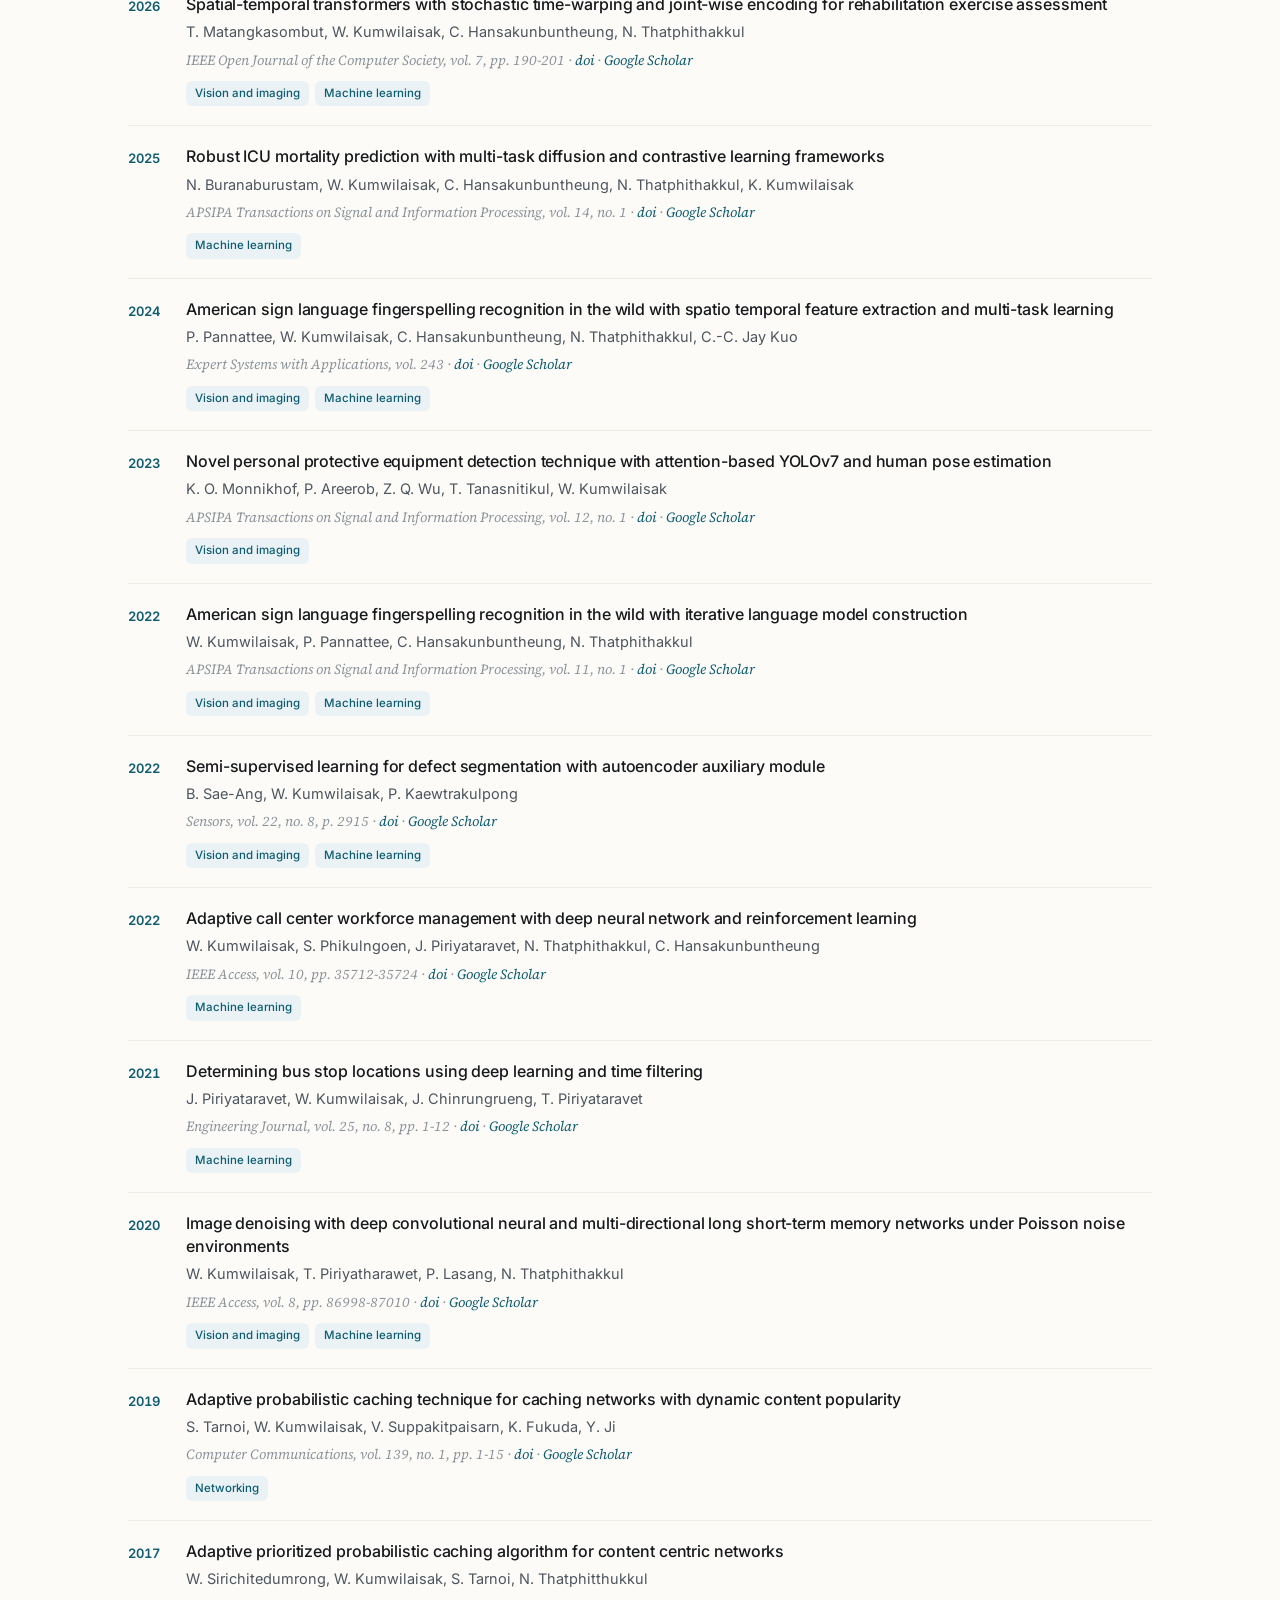
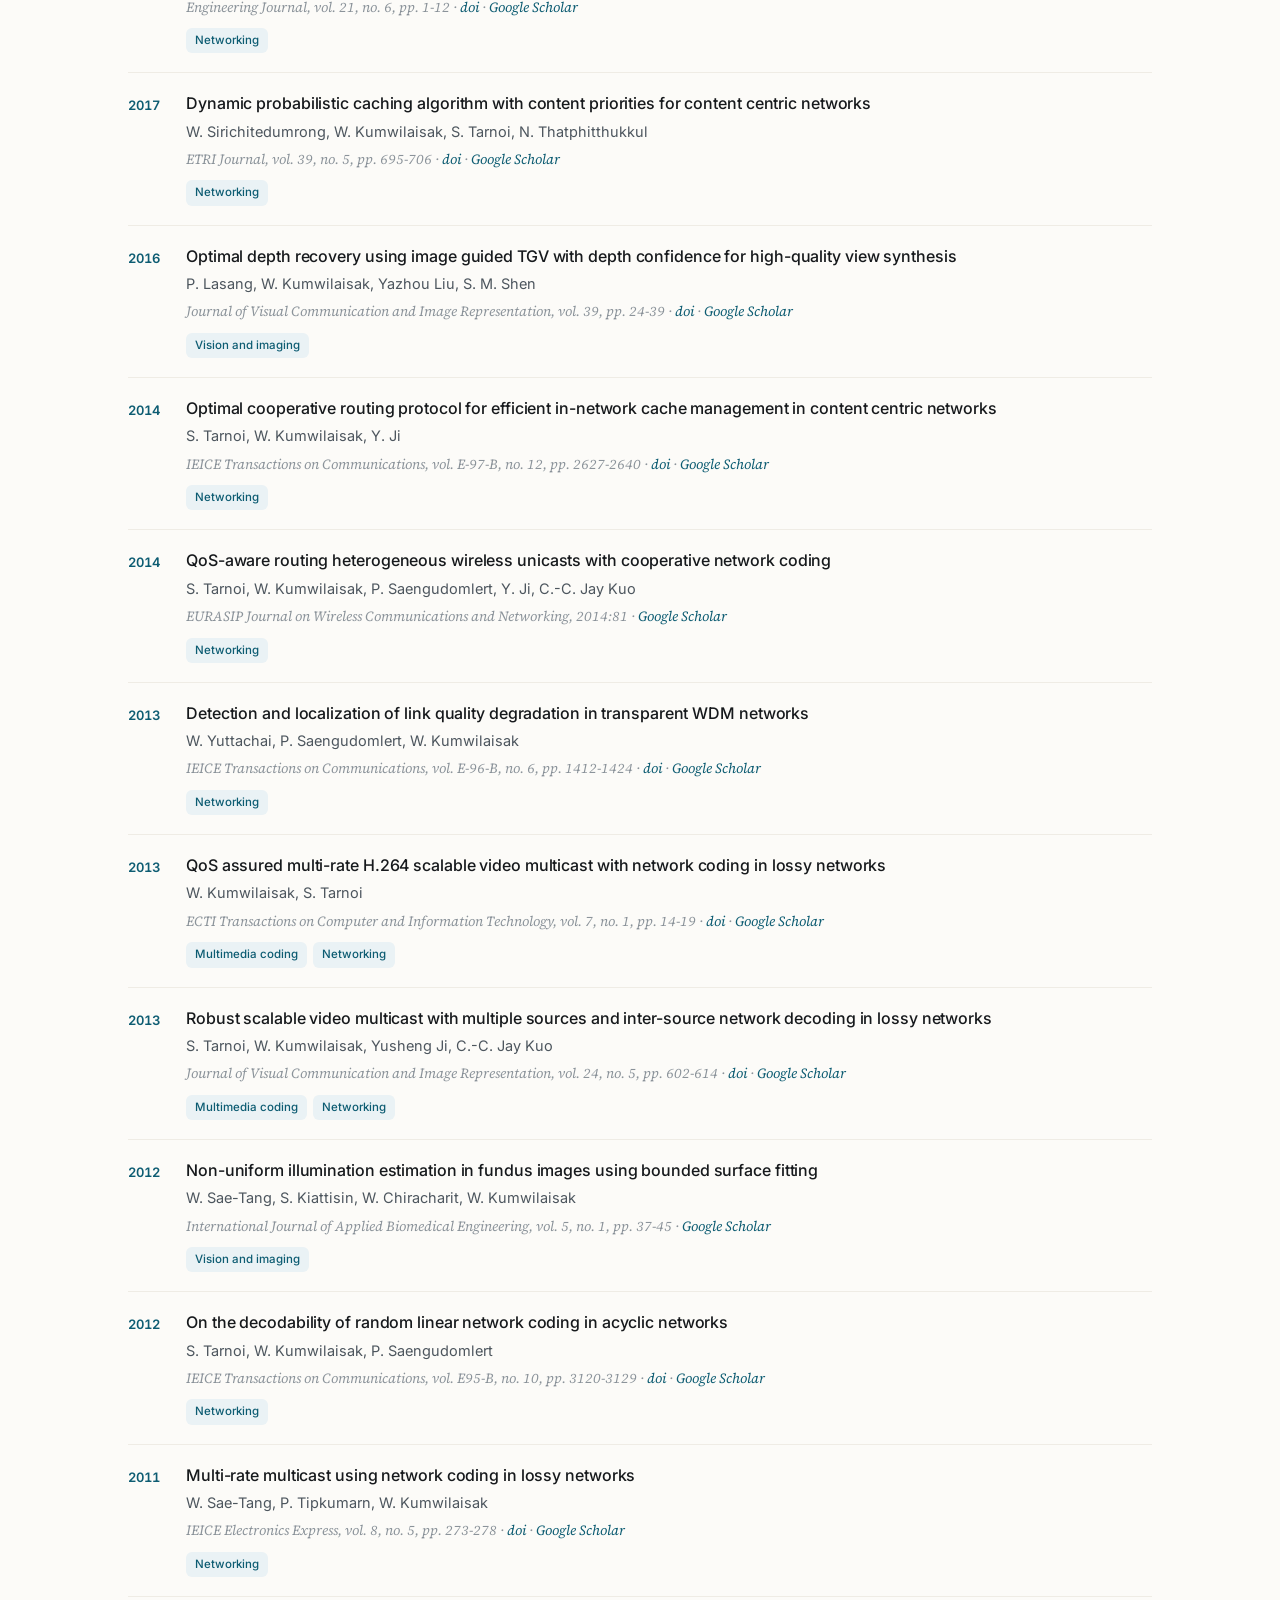
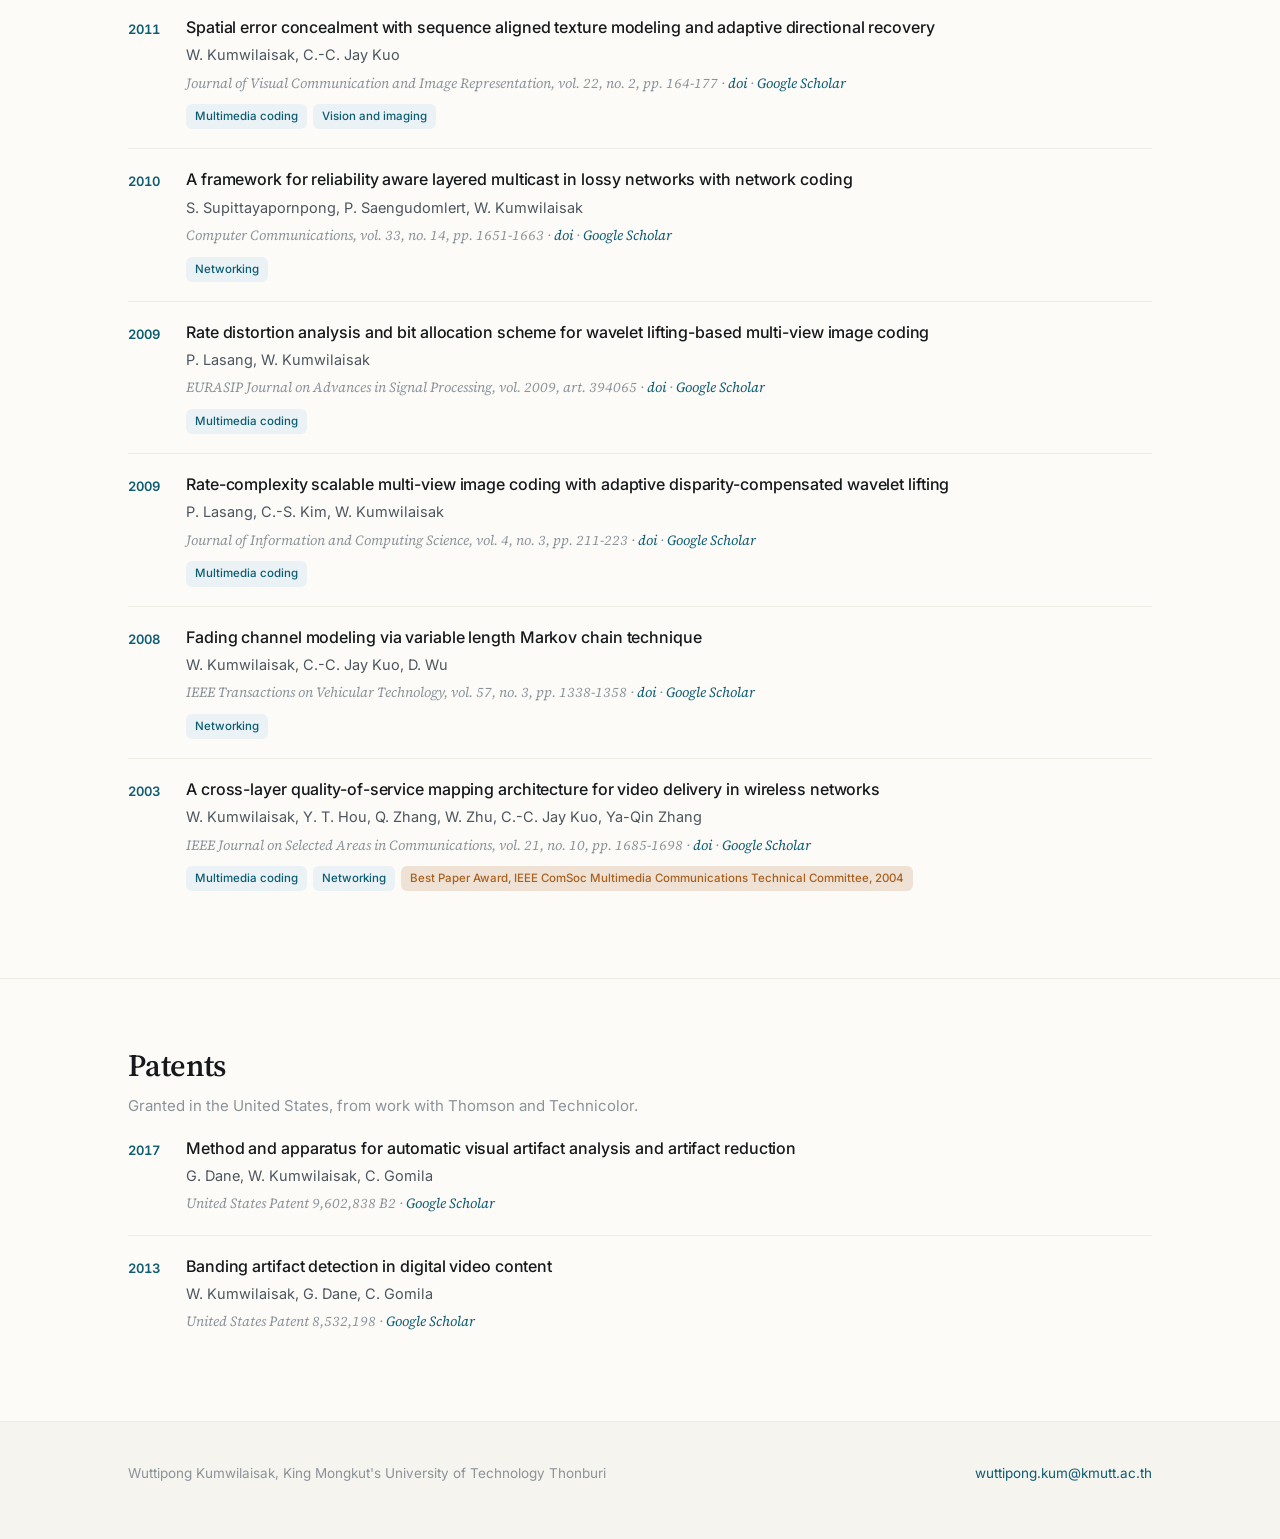
<file: publications.html>
<!doctype html>
<html lang="en">
<head>
<meta charset="utf-8">
<meta name="viewport" content="width=device-width, initial-scale=1">
<meta name="author" content="Wuttipong Kumwilaisak">
<link rel="preconnect" href="https://fonts.googleapis.com">
<link rel="preconnect" href="https://fonts.gstatic.com" crossorigin>
<link href="https://fonts.googleapis.com/css2?family=Inter:wght@400;500;600&family=Source+Serif+4:opsz,wght@8..60,400;8..60,600&display=swap" rel="stylesheet">
<link rel="stylesheet" href="css/style.css">
<script src="js/site.js"></script>
<title>Publications | Wuttipong Kumwilaisak</title>
<!-- The same page lives on the laboratory site, which is the main copy. -->
<link rel="canonical" href="https://deeplearninglab.kmutt.ac.th/public/index.php/publications">
<meta name="description" content="Thirty four journal papers and two United States patents by Wuttipong Kumwilaisak.">
</head>
<body>
<nav class="nav">
  <div class="wrap">
    <a class="brand" href="index.html">Wuttipong Kumwilaisak</a>
    <div class="menu">
      <a class="link" href="index.html">Home</a>
      <a class="link" href="research.html">Research</a>
      <a class="link" href="projects.html">Projects</a>
      <a class="link" href="publications.html">Publications</a>
      <a class="link" href="cv.html">CV</a>
    </div>
    <button class="iconbtn navtoggle" aria-label="Menu">&#9776;</button>
    <button class="iconbtn" onclick="toggleTheme()" aria-label="Switch theme">&#9681;</button>
  </div>
</nav>

<section style="border-top:0;padding-bottom:26px">
  <div class="wrap">
    <div class="eyebrow">Publications</div>
    <h1 style="font-size:38px;margin:10px 0 12px">Journal papers and patents</h1>
    <p class="lede">Thirty four peer reviewed journal papers and two United States patents. Search by
    title, author or venue, or filter by topic. The list is newest first.</p>
    <p class="sub">Citation counts are kept on Google Scholar, and every paper below links to its entry.
      <a href="https://scholar.google.com/citations?user=QSeweikAAAAJ&amp;hl=en" target="_blank" rel="noopener">Google Scholar profile</a>
      &middot; <a href="https://orcid.org/0000-0002-2957-6084" target="_blank" rel="noopener">ORCID</a>
      &middot; <a href="https://ieeexplore.ieee.org/author/37299722400" target="_blank" rel="noopener">IEEE Xplore</a>
    </p>
  </div>
</section>

<section style="padding-top:8px">
  <div class="wrap">
    <div class="pubbar">
      <input id="q" type="search" placeholder="Search titles, authors and venues" aria-label="Search publications">
      <button class="chip on" data-k="all">All</button>
      <button class="chip" data-k="learning">Machine learning</button>
      <button class="chip" data-k="vision">Vision and imaging</button>
      <button class="chip" data-k="media">Multimedia coding</button>
      <button class="chip" data-k="networks">Networking</button>
      <button class="chip" data-k="speech">Speech</button>
      <span class="count" id="count"></span>
    </div>
    <div id="list"></div>
  </div>
</section>

<section>
  <div class="wrap">
    <h2>Patents</h2>
    <p class="sub">Granted in the United States, from work with Thomson and Technicolor.</p>
    <div id="patents"></div>
  </div>
</section>

<footer>
  <div class="wrap">
    <span>Wuttipong Kumwilaisak, King Mongkut's University of Technology Thonburi</span>
    <span><a href="mailto:wuttipong.kum@kmutt.ac.th">wuttipong.kum@kmutt.ac.th</a></span>
  </div>
</footer>
<script src="js/pubs.js"></script>
<script>
let filter = "all", query = "";
const list = document.getElementById("list"), count = document.getElementById("count");
function render() {
  const q = query.trim().toLowerCase();
  const rows = PUBS.filter(p =>
    (filter === "all" || (p.k || []).includes(filter)) &&
    (!q || (p.t + " " + p.a + " " + p.v).toLowerCase().includes(q)));
  count.textContent = rows.length + (rows.length === 1 ? " paper" : " papers");
  list.innerHTML = rows.length ? rows.map(p => `
    <div class="pub">
      <div class="n">${p.y}</div>
      <div class="body">
        <p class="t">${p.t}</p>
        <p class="a">${p.a}</p>
        <p class="v">${p.v}${p.doi ? ` &middot; <a href="https://doi.org/${p.doi}" target="_blank" rel="noopener">doi</a>` : ""} &middot; <a href="${scholarUrl(p)}" target="_blank" rel="noopener">Google Scholar</a></p>
        <div class="tags">
          ${(p.k || []).map(k => `<span class="tag">${AREAS[k]}</span>`).join("")}
          ${p.award ? `<span class="tag award">${p.award}</span>` : ""}
        </div>
      </div>
    </div>`).join("")
    : `<p style="color:var(--ink-3);padding:22px 0">Nothing matches that search.</p>`;
}
document.querySelectorAll(".chip").forEach(c => c.addEventListener("click", () => {
  document.querySelectorAll(".chip").forEach(x => x.classList.remove("on"));
  c.classList.add("on"); filter = c.dataset.k; render();
}));
document.getElementById("q").addEventListener("input", e => { query = e.target.value; render(); });
document.getElementById("patents").innerHTML = PATENTS.map(p => `
  <div class="pub"><div class="n">${p.y}</div><div class="body">
    <p class="t">${p.t}</p><p class="a">${p.a}</p>
    <p class="v">${p.v} &middot; <a href="${scholarUrl(p)}" target="_blank" rel="noopener">Google Scholar</a></p></div></div>`).join("");
render();
</script>
</body>
</html>
</file>
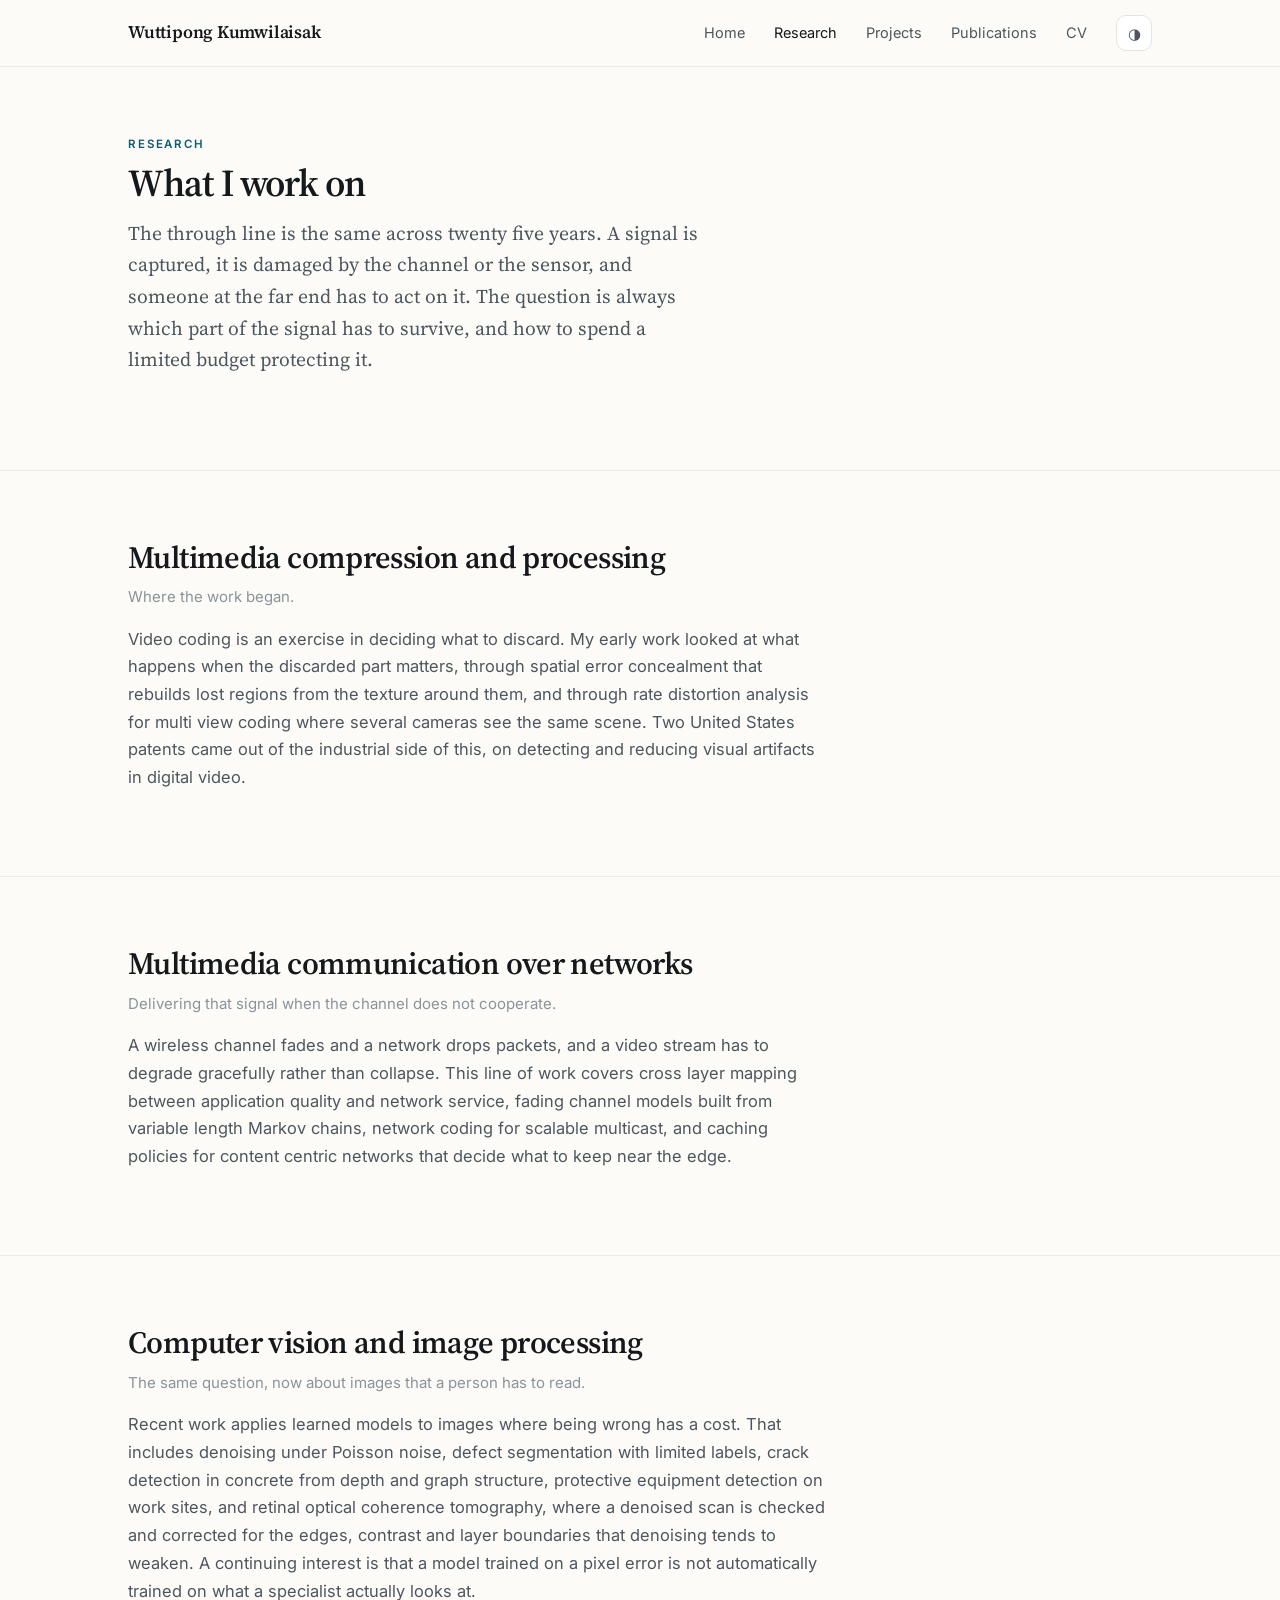
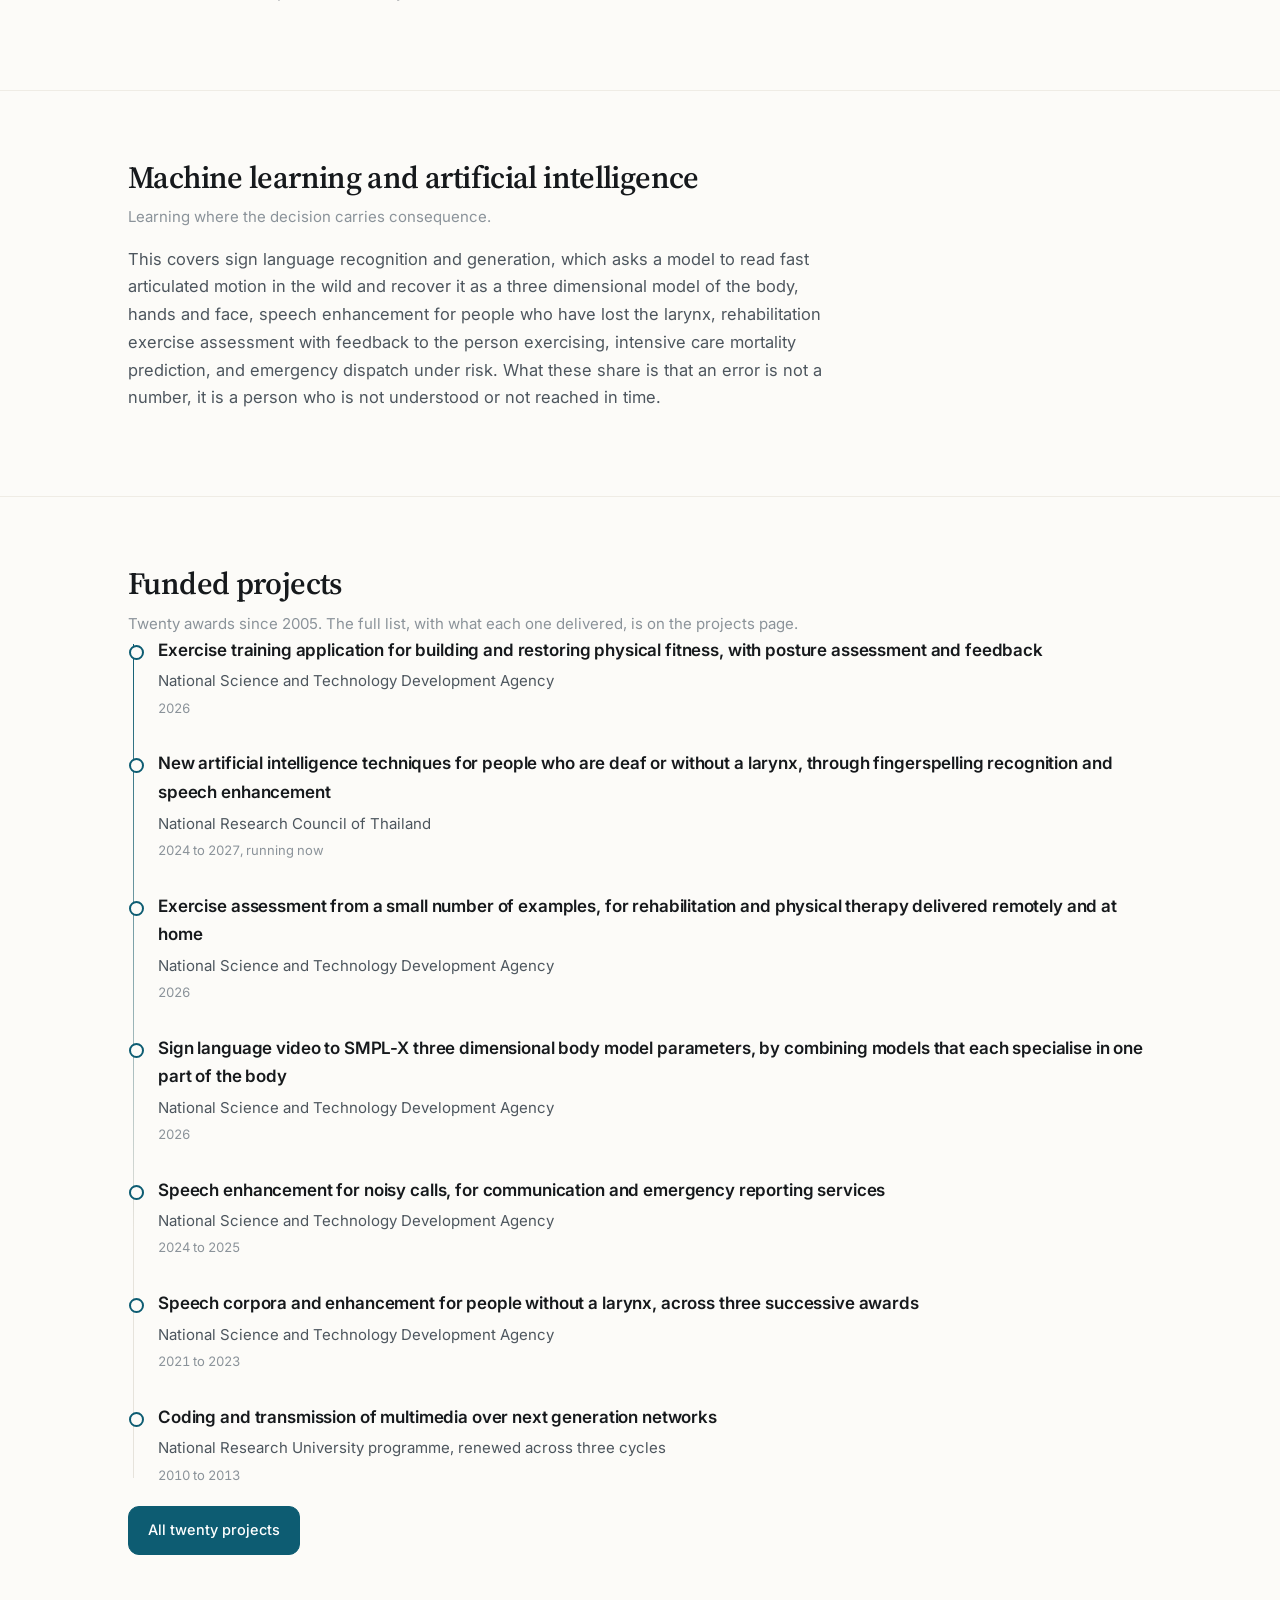
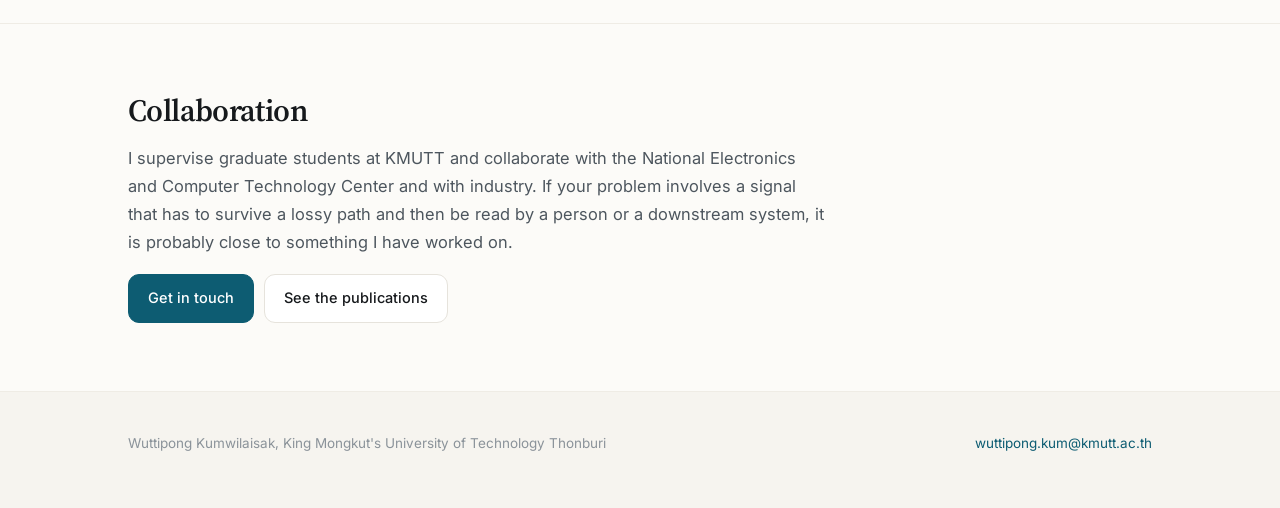
<file: research.html>
<!doctype html>
<html lang="en">
<head>
<meta charset="utf-8">
<meta name="viewport" content="width=device-width, initial-scale=1">
<meta name="author" content="Wuttipong Kumwilaisak">
<link rel="preconnect" href="https://fonts.googleapis.com">
<link rel="preconnect" href="https://fonts.gstatic.com" crossorigin>
<link href="https://fonts.googleapis.com/css2?family=Inter:wght@400;500;600&family=Source+Serif+4:opsz,wght@8..60,400;8..60,600&display=swap" rel="stylesheet">
<link rel="stylesheet" href="css/style.css">
<script src="js/site.js"></script>
<title>Research | Wuttipong Kumwilaisak</title>
<!-- The same page lives on the laboratory site, which is the main copy. -->
<link rel="canonical" href="https://deeplearninglab.kmutt.ac.th/public/index.php/research">
<meta name="description" content="Research on multimedia compression, communication over networks, computer vision and machine learning.">
</head>
<body>
<nav class="nav">
  <div class="wrap">
    <a class="brand" href="index.html">Wuttipong Kumwilaisak</a>
    <div class="menu">
      <a class="link" href="index.html">Home</a>
      <a class="link" href="research.html">Research</a>
      <a class="link" href="projects.html">Projects</a>
      <a class="link" href="publications.html">Publications</a>
      <a class="link" href="cv.html">CV</a>
    </div>
    <button class="iconbtn navtoggle" aria-label="Menu">&#9776;</button>
    <button class="iconbtn" onclick="toggleTheme()" aria-label="Switch theme">&#9681;</button>
  </div>
</nav>

<section style="border-top:0">
  <div class="wrap">
    <div class="eyebrow">Research</div>
    <h1 style="font-size:38px;margin:10px 0 14px">What I work on</h1>
    <p class="lede">The through line is the same across twenty five years. A signal is captured,
    it is damaged by the channel or the sensor, and someone at the far end has to act on it. The
    question is always which part of the signal has to survive, and how to spend a limited budget
    protecting it.</p>
  </div>
</section>

<section>
  <div class="wrap">
    <h2>Multimedia compression and processing</h2>
    <p class="sub">Where the work began.</p>
    <p style="max-width:70ch;color:var(--ink-2)">Video coding is an exercise in deciding what to
    discard. My early work looked at what happens when the discarded part matters, through spatial
    error concealment that rebuilds lost regions from the texture around them, and through rate
    distortion analysis for multi view coding where several cameras see the same scene. Two United
    States patents came out of the industrial side of this, on detecting and reducing visual
    artifacts in digital video.</p>
  </div>
</section>

<section>
  <div class="wrap">
    <h2>Multimedia communication over networks</h2>
    <p class="sub">Delivering that signal when the channel does not cooperate.</p>
    <p style="max-width:70ch;color:var(--ink-2)">A wireless channel fades and a network drops
    packets, and a video stream has to degrade gracefully rather than collapse. This line of work
    covers cross layer mapping between application quality and network service, fading channel
    models built from variable length Markov chains, network coding for scalable multicast, and
    caching policies for content centric networks that decide what to keep near the edge.</p>
  </div>
</section>

<section>
  <div class="wrap">
    <h2>Computer vision and image processing</h2>
    <p class="sub">The same question, now about images that a person has to read.</p>
    <p style="max-width:70ch;color:var(--ink-2)">Recent work applies learned models to images where
    being wrong has a cost. That includes denoising under Poisson noise, defect segmentation with
    limited labels, crack detection in concrete from depth and graph structure, protective equipment
    detection on work sites, and retinal optical coherence tomography, where a denoised scan is
    checked and corrected for the edges, contrast and layer boundaries that denoising tends to
    weaken. A continuing interest is that a model
    trained on a pixel error is not automatically trained on what a specialist actually looks at.</p>
  </div>
</section>

<section>
  <div class="wrap">
    <h2>Machine learning and artificial intelligence</h2>
    <p class="sub">Learning where the decision carries consequence.</p>
    <p style="max-width:70ch;color:var(--ink-2)">This covers sign language recognition and
    generation, which asks a model to read fast articulated motion in the wild and recover it as a
    three dimensional model of the body, hands and face, speech enhancement for people who have
    lost the larynx, rehabilitation exercise assessment with feedback to the person exercising, intensive care mortality
    prediction, and emergency dispatch under risk. What these share is that an error is not a
    number, it is a person who is not understood or not reached in time.</p>
  </div>
</section>

<section>
  <div class="wrap">
    <h2>Funded projects</h2>
    <p class="sub">Twenty awards since 2005. The full list, with what each one delivered, is on
    the projects page.</p>
    <div class="tl">
      <div class="tl-item reveal"><h3>Exercise training application for building and restoring
        physical fitness, with posture assessment and feedback</h3>
        <div class="where">National Science and Technology Development Agency</div><div class="when">2026</div></div>
      <div class="tl-item reveal"><h3>New artificial intelligence techniques for people who are deaf
        or without a larynx, through fingerspelling recognition and speech enhancement</h3>
        <div class="where">National Research Council of Thailand</div><div class="when">2024 to 2027, running now</div></div>
      <div class="tl-item reveal"><h3>Exercise assessment from a small number of examples, for
        rehabilitation and physical therapy delivered remotely and at home</h3>
        <div class="where">National Science and Technology Development Agency</div><div class="when">2026</div></div>
      <div class="tl-item reveal"><h3>Sign language video to SMPL-X three dimensional body model
        parameters, by combining models that each specialise in one part of the body</h3>
        <div class="where">National Science and Technology Development Agency</div><div class="when">2026</div></div>
      <div class="tl-item reveal"><h3>Speech enhancement for noisy calls, for communication and
        emergency reporting services</h3>
        <div class="where">National Science and Technology Development Agency</div><div class="when">2024 to 2025</div></div>
      <div class="tl-item reveal"><h3>Speech corpora and enhancement for people without a larynx,
        across three successive awards</h3>
        <div class="where">National Science and Technology Development Agency</div><div class="when">2021 to 2023</div></div>
      <div class="tl-item reveal"><h3>Coding and transmission of multimedia over next generation
        networks</h3>
        <div class="where">National Research University programme, renewed across three cycles</div><div class="when">2010 to 2013</div></div>
    </div>
    <div class="cta" style="margin-top:20px">
      <a class="btn primary" href="projects.html">All twenty projects</a>
    </div>
  </div>
</section>

<section>
  <div class="wrap">
    <h2>Collaboration</h2>
    <p style="max-width:70ch;color:var(--ink-2)">I supervise graduate students at KMUTT and
    collaborate with the National Electronics and Computer Technology Center and with industry.
    If your problem involves a signal that has to survive a lossy path and then be read by a person
    or a downstream system, it is probably close to something I have worked on.</p>
    <div class="cta" style="margin-top:18px">
      <a class="btn primary" href="mailto:wuttipong.kum@kmutt.ac.th">Get in touch</a>
      <a class="btn" href="publications.html">See the publications</a>
    </div>
  </div>
</section>

<footer>
  <div class="wrap">
    <span>Wuttipong Kumwilaisak, King Mongkut's University of Technology Thonburi</span>
    <span><a href="mailto:wuttipong.kum@kmutt.ac.th">wuttipong.kum@kmutt.ac.th</a></span>
  </div>
</footer>

</body>
</html>
</file>
<file: css/style.css>
/* Wuttipong Kumwilaisak, personal academic site.
   Editorial in feel. One accent colour, a warm paper ground, hairline rules,
   and type that carries the hierarchy so the page needs very little decoration. */

:root {
  --paper:      #fcfbf8;
  --paper-2:    #f6f4ef;
  --surface:    #ffffff;
  --ink:        #16191c;
  --ink-2:      #4d565e;
  --ink-3:      #8b939a;
  --rule:       #e6e3dc;
  --rule-soft:  #efece5;
  --accent:     #0d5c72;
  --accent-2:   #a8601f;
  --accent-wash:#eaf2f5;
  --serif: "Source Serif 4", Charter, Georgia, "Times New Roman", serif;
  --sans:  Inter, -apple-system, BlinkMacSystemFont, "Segoe UI", Roboto, sans-serif;
  --maxw: 1080px;
  --ease: cubic-bezier(.2,.8,.2,1);
}
@media (prefers-color-scheme: dark) {
  :root:not([data-theme="light"]) {
    --paper:#0e1113; --paper-2:#131719; --surface:#161a1d; --ink:#f0f2f3; --ink-2:#aeb7bd;
    --ink-3:#7e8790; --rule:#242a2e; --rule-soft:#1d2225; --accent:#74bcd8; --accent-2:#dda45f;
    --accent-wash:#132630;
  }
}
[data-theme="dark"] {
  --paper:#0e1113; --paper-2:#131719; --surface:#161a1d; --ink:#f0f2f3; --ink-2:#aeb7bd;
  --ink-3:#7e8790; --rule:#242a2e; --rule-soft:#1d2225; --accent:#74bcd8; --accent-2:#dda45f;
  --accent-wash:#132630;
}

* { box-sizing: border-box; }
html { scroll-behavior: smooth; scroll-padding-top: 84px; -webkit-text-size-adjust: 100%; }
body {
  margin: 0; background: var(--paper); color: var(--ink);
  font-family: var(--sans); font-size: 16.5px; line-height: 1.68;
  -webkit-font-smoothing: antialiased; text-rendering: optimizeLegibility;
}
::selection { background: var(--accent-wash); color: var(--ink); }
a { color: var(--accent); text-decoration: none; transition: color .18s ease; }
a:hover { text-decoration: underline; text-underline-offset: 3px; text-decoration-thickness: 1px; }
img { max-width: 100%; }
.wrap { max-width: var(--maxw); margin: 0 auto; padding: 0 28px; }

/* ---------- navigation ---------- */
.nav {
  position: sticky; top: 0; z-index: 60;
  background: color-mix(in srgb, var(--paper) 88%, transparent);
  backdrop-filter: saturate(180%) blur(14px);
  border-bottom: 1px solid var(--rule-soft);
}
.nav .wrap { display: flex; align-items: center; gap: 6px; height: 66px; }
.nav .brand {
  font-family: var(--serif); font-weight: 600; font-size: 17.5px;
  letter-spacing: -.012em; margin-right: auto; color: var(--ink);
}
.nav .brand:hover { text-decoration: none; color: var(--accent); }
.nav .menu { display: flex; gap: 3px; margin-right: 10px; }
.nav a.link {
  color: var(--ink-2); font-size: 14.5px; padding: 8px 13px; border-radius: 9px;
  position: relative; transition: color .18s ease, background .18s ease;
}
.nav a.link:hover { color: var(--ink); background: var(--paper-2); text-decoration: none; }
.iconbtn {
  border: 1px solid var(--rule); background: var(--surface); color: var(--ink-2);
  width: 36px; height: 36px; border-radius: 10px; cursor: pointer; font-size: 15px;
  line-height: 1; transition: all .18s ease; font-family: inherit;
}
.iconbtn:hover { color: var(--ink); border-color: var(--ink-3); transform: translateY(-1px); }
.navtoggle { display: none; }

/* ---------- hero ---------- */
.hero { position: relative; padding: 84px 0 62px; overflow: hidden; }
.hero::before {
  content: ""; position: absolute; inset: 0; pointer-events: none; opacity: .5;
  background:
    radial-gradient(680px 300px at 12% -8%, var(--accent-wash), transparent 62%),
    radial-gradient(520px 260px at 96% 8%, color-mix(in srgb, var(--accent-2) 9%, transparent), transparent 60%);
}
.hero .wrap { position: relative; }
.hero-grid { display: grid; grid-template-columns: 1fr 262px; gap: 62px; align-items: start; }
.eyebrow {
  color: var(--accent); font-size: 11.5px; font-weight: 600;
  letter-spacing: .16em; text-transform: uppercase;
}
h1 {
  font-family: var(--serif); font-size: clamp(38px, 6vw, 58px); line-height: 1.04;
  letter-spacing: -.028em; margin: 14px 0 8px; font-weight: 600;
}
.role { font-size: 18.5px; color: var(--ink-2); margin: 0 0 22px; line-height: 1.5; }
.lede {
  font-family: var(--serif); font-size: 19.5px; line-height: 1.62;
  color: var(--ink-2); max-width: 58ch; margin: 0 0 26px;
}
.pills { display: flex; flex-wrap: wrap; gap: 8px; margin-bottom: 24px; }
.pill {
  font-size: 12.5px; padding: 5px 13px; border-radius: 999px; font-weight: 500;
  background: var(--accent-wash); color: var(--accent); border: 1px solid transparent;
}
.pill.quiet { background: transparent; border-color: var(--rule); color: var(--ink-2); }
.pill.tabular { font-variant-numeric: tabular-nums; }
.cta { display: flex; flex-wrap: wrap; gap: 10px; }
.btn {
  display: inline-flex; align-items: center; gap: 8px; padding: 11px 19px; border-radius: 11px;
  font-size: 14.5px; font-weight: 500; border: 1px solid var(--rule);
  background: var(--surface); color: var(--ink); transition: all .2s ease;
}
.btn:hover { border-color: var(--ink-3); text-decoration: none; transform: translateY(-1px);
  box-shadow: 0 6px 18px rgba(20,24,29,.07); }
.btn.primary { background: var(--accent); border-color: var(--accent); color: #fff; }
.btn.primary:hover { filter: brightness(1.1); box-shadow: 0 8px 22px color-mix(in srgb, var(--accent) 30%, transparent); }
.portrait {
  position: relative; width: 100%; aspect-ratio: 1/1.14; border-radius: 16px; overflow: hidden;
  border: 1px solid var(--rule); background: var(--paper-2);
  box-shadow: 0 1px 2px rgba(20,24,29,.05), 0 18px 44px rgba(20,24,29,.10);
}
.portrait img { width: 100%; height: 100%; object-fit: cover; display: block;
  filter: saturate(.96) contrast(1.02); }
.portrait::after {
  content: ""; position: absolute; inset: 0; pointer-events: none;
  box-shadow: inset 0 0 0 1px rgba(255,255,255,.16);
  background: linear-gradient(180deg, transparent 62%, rgba(13,92,114,.10));
}

/* ---------- sections ---------- */
section { padding: 68px 0; position: relative; }
section + section { border-top: 1px solid var(--rule-soft); }
.sechead { margin-bottom: 34px; max-width: 62ch; }
h2 {
  font-family: var(--serif); font-size: clamp(25px, 3.2vw, 31px); letter-spacing: -.02em;
  margin: 0 0 8px; font-weight: 600; line-height: 1.2;
}
.sub { color: var(--ink-3); font-size: 15px; margin: 0; }
.prose { max-width: 68ch; color: var(--ink-2); font-size: 16.5px; }
.prose p { margin: 0 0 16px; }

/* ---------- cards ---------- */
.grid2 { display: grid; grid-template-columns: repeat(2, 1fr); gap: 20px; }
.grid3 { display: grid; grid-template-columns: repeat(3, 1fr); gap: 20px; }
.card {
  background: var(--surface); border: 1px solid var(--rule); border-radius: 15px;
  padding: 24px 25px; transition: transform .22s ease, box-shadow .22s ease, border-color .22s ease;
  position: relative; overflow: hidden;
}
.card::before {
  content: ""; position: absolute; left: 0; top: 0; bottom: 0; width: 3px;
  background: var(--accent); opacity: 0; transition: opacity .22s ease;
}
.card:hover { transform: translateY(-3px); border-color: color-mix(in srgb, var(--accent) 32%, var(--rule));
  box-shadow: 0 10px 30px rgba(20,24,29,.09); }
.card:hover::before { opacity: 1; }
.card h3 { font-size: 16.5px; margin: 0 0 7px; font-weight: 600; letter-spacing: -.006em; }
.card p { margin: 0; color: var(--ink-2); font-size: 15px; }
.card .num {
  font-family: var(--serif); font-size: 13px; color: var(--accent);
  display: block; margin-bottom: 9px; font-variant-numeric: tabular-nums;
}

/* ---------- stat band ---------- */
.stats { display: grid; grid-template-columns: repeat(4, 1fr); gap: 1px; background: var(--rule);
  border: 1px solid var(--rule); border-radius: 15px; overflow: hidden; }
.stat { background: var(--surface); padding: 22px 20px; text-align: center; }
.stat .v { font-family: var(--serif); font-size: 30px; font-weight: 600; letter-spacing: -.02em;
  font-variant-numeric: tabular-nums; line-height: 1.1; }
.stat .l { color: var(--ink-3); font-size: 12.5px; margin-top: 5px; letter-spacing: .04em; text-transform: uppercase; }
.stats.three { grid-template-columns: repeat(3, 1fr); }
a.stat { color: var(--ink); transition: background .18s ease; }
a.stat .v { color: var(--accent); }
a.stat:hover { text-decoration: none; background: var(--accent-wash); }

/* ---------- timeline ---------- */
.tl { position: relative; padding-left: 30px; }
.tl::before { content: ""; position: absolute; left: 5px; top: 8px; bottom: 8px; width: 1px;
  background: linear-gradient(180deg, var(--accent), var(--rule) 70%); }
.tl-item { position: relative; padding: 0 0 30px; }
.tl-item:last-child { padding-bottom: 0; }
.tl-item::before {
  content: ""; position: absolute; left: -29px; top: 9px; width: 11px; height: 11px;
  border-radius: 50%; background: var(--paper); border: 2px solid var(--accent);
  transition: transform .2s ease;
}
.tl-item:hover::before { transform: scale(1.25); }
.tl-item h3 { font-size: 17px; margin: 0 0 4px; font-weight: 600; letter-spacing: -.008em; }
.tl-item .where { color: var(--ink-2); font-size: 15px; }
.tl-item .when { color: var(--ink-3); font-size: 13px; margin-top: 4px; font-variant-numeric: tabular-nums; }
.tl-item .note { color: var(--ink-2); font-size: 14.5px; margin-top: 7px; font-family: var(--serif); font-style: italic; }

/* ---------- publications ---------- */
.pubbar { display: flex; flex-wrap: wrap; gap: 9px; align-items: center; margin-bottom: 10px;
  position: sticky; top: 66px; background: var(--paper); padding: 14px 0; z-index: 30; }
.pubbar input {
  flex: 1 1 250px; min-width: 190px; padding: 11px 15px; border-radius: 11px;
  border: 1px solid var(--rule); background: var(--surface); color: var(--ink);
  font-size: 14.5px; font-family: inherit; transition: border-color .18s ease;
}
.pubbar input::placeholder { color: var(--ink-3); }
.pubbar input:focus { outline: none; border-color: var(--accent);
  box-shadow: 0 0 0 3px color-mix(in srgb, var(--accent) 14%, transparent); }
.chip {
  padding: 8px 14px; border-radius: 999px; border: 1px solid var(--rule); background: var(--surface);
  color: var(--ink-2); font-size: 13.5px; cursor: pointer; font-family: inherit; transition: all .18s ease;
}
.chip:hover { border-color: var(--ink-3); color: var(--ink); }
.chip.on { background: var(--accent); border-color: var(--accent); color: #fff; }
.count { color: var(--ink-3); font-size: 13.5px; margin-left: auto; font-variant-numeric: tabular-nums; }
.pub { display: flex; gap: 20px; padding: 19px 0; border-bottom: 1px solid var(--rule-soft);
  transition: background .18s ease; }
.pub:last-child { border-bottom: 0; }
.pub:hover { background: color-mix(in srgb, var(--paper-2) 60%, transparent); }
.pub .n { color: var(--accent); font-size: 13px; font-weight: 600; font-variant-numeric: tabular-nums;
  min-width: 38px; padding-top: 3px; }
.pub .body { flex: 1; min-width: 0; }
.pub .t { font-size: 16px; font-weight: 500; margin: 0 0 4px; line-height: 1.45; letter-spacing: -.006em; }
.pub .a { color: var(--ink-2); font-size: 14.5px; margin: 0 0 4px; }
.pub .v { color: var(--ink-3); font-size: 14px; font-family: var(--serif); font-style: italic; margin: 0; }
.pub .tags { margin-top: 9px; display: flex; gap: 6px; flex-wrap: wrap; }
.tag { font-size: 11.5px; padding: 3px 9px; border-radius: 6px; background: var(--accent-wash);
  color: var(--accent); font-weight: 500; }
.tag.award { background: color-mix(in srgb, var(--accent-2) 16%, transparent); color: var(--accent-2); }

/* ---------- awards ---------- */
.awards { list-style: none; padding: 0; margin: 0; }
.awards li { display: flex; gap: 18px; padding: 13px 0; border-bottom: 1px solid var(--rule-soft);
  font-size: 15.5px; transition: padding-left .2s ease; }
.awards li:last-child { border-bottom: 0; }
.awards li:hover { padding-left: 6px; }
.awards .yr { color: var(--accent); font-weight: 600; font-variant-numeric: tabular-nums;
  min-width: 78px; font-size: 14px; padding-top: 2px; }
.awards .what { color: var(--ink-2); }

/* ---------- contact ---------- */
.contact-grid { display: grid; grid-template-columns: repeat(2, 1fr); gap: 24px; }
.kv { display: flex; gap: 14px; padding: 12px 0; border-bottom: 1px solid var(--rule-soft); font-size: 15px; }
.kv:last-child { border-bottom: 0; }
.kv .k { color: var(--ink-3); min-width: 84px; font-size: 13.5px; padding-top: 2px; }
.kv .v { color: var(--ink); }

footer { padding: 40px 0 54px; color: var(--ink-3); font-size: 13.5px;
  border-top: 1px solid var(--rule-soft); background: var(--paper-2); }
footer .wrap { display: flex; flex-wrap: wrap; gap: 14px; align-items: center; justify-content: space-between; }

/* ---------- entrance ---------- */
.reveal { opacity: 0; transform: translateY(14px); }
.reveal.in { opacity: 1; transform: none; transition: opacity .6s ease, transform .6s cubic-bezier(.2,.8,.2,1); }
@media (prefers-reduced-motion: reduce) {
  * { transition: none !important; animation: none !important; scroll-behavior: auto !important; }
  .reveal { opacity: 1; transform: none; }
}

/* ---------- responsive ---------- */
@media (max-width: 940px) {
  .hero-grid { grid-template-columns: 1fr; gap: 34px; }
  .portrait { max-width: 208px; }
  .grid2, .grid3, .contact-grid { grid-template-columns: 1fr; }
  .stats { grid-template-columns: repeat(2, 1fr); }
  .stats.three .stat:last-child { grid-column: 1 / -1; }
  .nav .menu {
    display: none; position: absolute; top: 66px; left: 0; right: 0; flex-direction: column;
    background: var(--surface); border-bottom: 1px solid var(--rule); padding: 12px 18px; gap: 2px;
    box-shadow: 0 14px 34px rgba(20,24,29,.10);
  }
  .nav .menu.open { display: flex; }
  .navtoggle { display: inline-block; }
  .pubbar { position: static; }
  section { padding: 52px 0; }
  .hero { padding: 56px 0 46px; }
}
@media print {
  .nav, .cta, .pubbar, footer, .iconbtn, .hero::before { display: none; }
  body { background: #fff; font-size: 10.5pt; color: #000; }
  section { padding: 14px 0; border-top: 1px solid #ddd; }
  .card, .portrait { box-shadow: none; }
  a { color: #000; text-decoration: none; }
}
</file>
